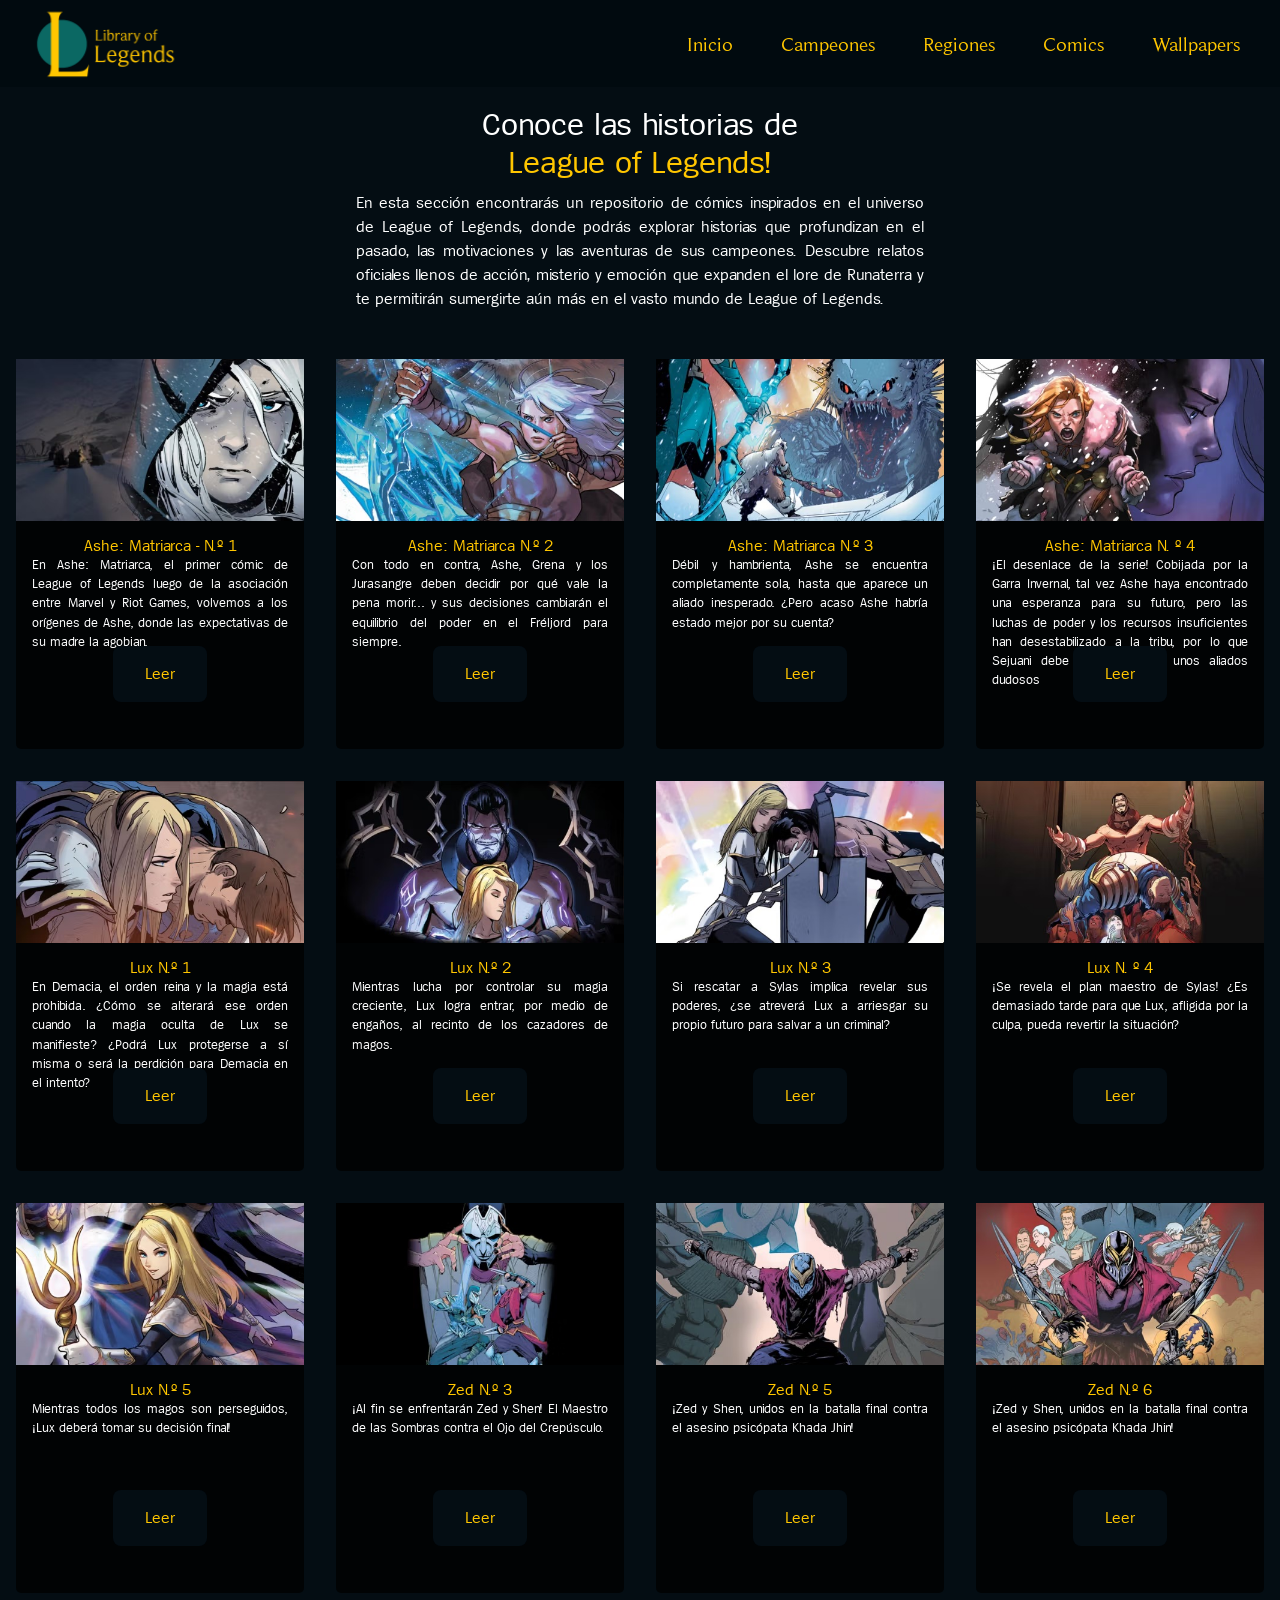
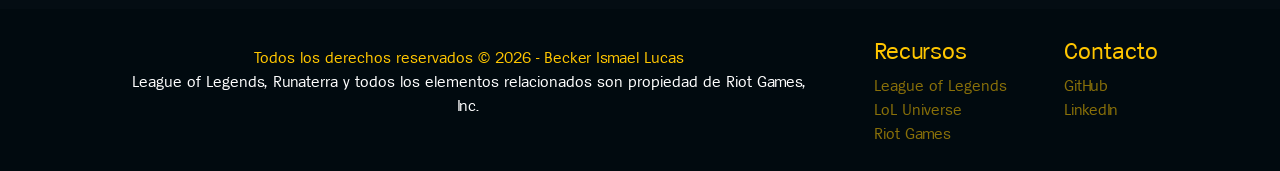
<file: pages/comics.html>
<!DOCTYPE html>
<html lang="es">
<head>
    <meta charset="UTF-8">
    <meta name="viewport" content="width=device-width, initial-scale=1.0">
    <title>Comics | Library of Legends</title>
    <meta name="description" content="Descubre una selección de cómics inspirados en el universo de League of Legends y profundiza en las historias de Runaterra.">
    <meta name="keywords" content="cómics League of Legends, historias LoL, Runaterra, lore, Riot Forge, universo League of Legends">
    <link href="https://unpkg.com/aos@2.3.1/dist/aos.css" rel="stylesheet">
    <link href="https://cdn.jsdelivr.net/npm/bootstrap@5.3.8/dist/css/bootstrap.min.css" rel="stylesheet" integrity="sha384-sRIl4kxILFvY47J16cr9ZwB07vP4J8+LH7qKQnuqkuIAvNWLzeN8tE5YBujZqJLB" crossorigin="anonymous">
    <link rel="stylesheet" href="../assets/css/style.css">
</head>
<body>
    <header>
        <nav>
            <img src="../assets/img/icons/site-logo.png" alt="Logo de Library of Legends" data-aos="flip-left" data-aos-delay="200" class="rotate-center">
            <ul class="navbar-class">
                <li>
                    <a href="../index.html">Inicio</a>
                </li>
                <li>
                    <a href="./champions.html">Campeones</a>
                </li>
                <li>
                    <a href="./regions.html">Regiones</a>
                </li>
                <li>
                    <a href="./comics.html">Comics</a>
                </li>
                <li>
                    <a href="./wallpapers.html">Wallpapers</a>
                </li>
            </ul>
        </nav>        
    </header>

    <main class="show-comics">
        <section class="show-comics-title" data-aos-delay="200" data-aos="flip-up">
            <h1>
                <span>
                    Conoce las historias de 
                </span>
                <span>
                    League of Legends!
                </span>
            </h1>
            <p>
                En esta sección encontrarás un repositorio de cómics inspirados en el universo de League of Legends, donde podrás explorar historias que profundizan en el pasado, las motivaciones y las aventuras de sus campeones. Descubre relatos oficiales llenos de acción, misterio y emoción que expanden el lore de Runaterra y te permitirán sumergirte aún más en el vasto mundo de League of Legends.
            </p>
        </section>
        <section class="show-comics-grid" data-aos-delay="400" data-aos="zoom-in-up">
            <article class="show-comics-card">
                <img src="../assets/img/comics/1.jpg" alt="Portada de Ashe: Matriarca - Número 1">
                <h2>
                    Ashe: Matriarca - N.º 1
                </h2>
                <p>
                    En Ashe: Matriarca, el primer cómic de League of Legends luego de la asociación entre Marvel y Riot Games, volvemos a los orígenes de Ashe, donde las expectativas de su madre la agobian. 
                </p>
                <a href="https://universe.leagueoflegends.com/es_ar/comic/ashewarmother/issue-1" download="Ashe: Matriarca - N.º 1" class="btn-primary">
                    Leer
                </a>                
            </article>

            <article class="show-comics-card">
                <img src="../assets/img/comics/2.jpg" alt="Portada de Ashe: Matriarca - Número 2">
                <h2>
                    Ashe: Matriarca N.º 2
                </h2>
                <p>
                    Con todo en contra, Ashe, Grena y los Jurasangre deben decidir por qué vale la pena morir... y sus decisiones cambiarán el equilibrio del poder en el Fréljord para siempre.
                </p>
                <a href="https://universe.leagueoflegends.com/es_ar/comic/ashewarmother/issue-2" download="Ashe: Matriarca - N.º 1" class="btn-primary">
                    Leer
                </a>                       
            </article>

            <article class="show-comics-card">
                <img src="../assets/img/comics/3.jpg" alt="Portada de Ashe: Matriarca - Número 3">
                <h2>
                    Ashe: Matriarca N.º 3
                </h2>
                <p>
                    Débil y hambrienta, Ashe se encuentra completamente sola, hasta que aparece un aliado inesperado. ¿Pero acaso Ashe habría estado mejor por su cuenta?
                </p>
                <a href="https://universe.leagueoflegends.com/es_ar/comic/ashewarmother/issue-3" download="Ashe: Matriarca - N.º 1" class="btn-primary">
                    Leer
                </a>                       
            </article>

            <article class="show-comics-card">
                <img src="../assets/img/comics/4.jpg" alt="Portada de Ashe: Matriarca - Número 4">
                <h2>
                    Ashe: Matriarca N. º 4
                </h2>
                <p>
                    ¡El desenlace de la serie! Cobijada por la Garra Invernal, tal vez Ashe haya encontrado una esperanza para su futuro, pero las luchas de poder y los recursos insuficientes han desestabilizado a la tribu, por lo que Sejuani debe pedir ayuda a unos aliados dudosos
                </p>
                <a href="https://universe.leagueoflegends.com/es_ar/comic/ashewarmother/issue-4" download="Ashe: Matriarca - N.º 1" class="btn-primary">
                    Leer
                </a>                       
            </article>    

            <article class="show-comics-card">
                <img src="../assets/img/comics/5.jpg" alt="Portada de Lux - Número 1">
                <h2>
                    Lux N.º 1
                </h2>
                <p>
                    En Demacia, el orden reina y la magia está prohibida. ¿Cómo se alterará ese orden cuando la magia oculta de Lux se manifieste? ¿Podrá Lux protegerse a sí misma o será la perdición para Demacia en el intento?
                </p>
                <a href="https://universe.leagueoflegends.com/es_ar/comic/lux/issue-1" download="Ashe: Matriarca - N.º 1" class="btn-primary">
                    Leer
                </a>                       
            </article>

            <article class="show-comics-card">
                <img src="../assets/img/comics/6.jpg" alt="Portada de Lux - Número 2">
                <h2>
                    Lux N.º 2
                </h2>
                <p>
                    Mientras lucha por controlar su magia creciente, Lux logra entrar, por medio de engaños, al recinto de los cazadores de magos.
                </p>
                <a href="https://universe.leagueoflegends.com/es_ar/comic/lux/issue-2" download="Ashe: Matriarca - N.º 1" class="btn-primary">
                    Leer
                </a>                       
            </article>

            <article class="show-comics-card">
                <img src="../assets/img/comics/7.jpg" alt="Portada de Lux - Número 3">
                <h2>
                    Lux N.º 3
                </h2>
                <p>
                    Si rescatar a Sylas implica revelar sus poderes, ¿se atreverá Lux a arriesgar su propio futuro para salvar a un criminal?
                </p>
                <a href="https://universe.leagueoflegends.com/es_ar/comic/lux/issue-3" download="Ashe: Matriarca - N.º 1" class="btn-primary">
                    Leer
                </a>                       
            </article>

            <article class="show-comics-card">
                <img src="../assets/img/comics/8.jpg" alt="Portada de Lux - Número 4">
                <h2>
                    Lux N. º 4
                </h2>
                <p>
                    ¡Se revela el plan maestro de Sylas! ¿Es demasiado tarde para que Lux, afligida por la culpa, pueda revertir la situación?
                </p>
                <a href="https://universe.leagueoflegends.com/es_ar/comic/lux/issue-4" download="Ashe: Matriarca - N.º 1" class="btn-primary">
                    Leer
                </a>                       
            </article>    

            <article class="show-comics-card">
                <img src="../assets/img/comics/9.jpg" alt="Portada de Lux - Número 5">
                <h2>
                    Lux N.º 5
                </h2>
                <p>
                    Mientras todos los magos son perseguidos, ¡Lux deberá tomar su decisión final!
                </p>
                <a href="https://universe.leagueoflegends.com/es_ar/comic/lux/issue-5" download="Ashe: Matriarca - N.º 1" class="btn-primary">
                    Leer
                </a>                       
            </article>

            <article class="show-comics-card">
                <img src="../assets/img/comics/10.jpg" alt="Portada de Zed - Número 3">
                <h2>
                    Zed N.º 3
                </h2>
                <p>
                    ¡Al fin se enfrentarán Zed y Shen! El Maestro de las Sombras contra el Ojo del Crepúsculo.
                </p>
                <a href="https://universe.leagueoflegends.com/es_ar/comic/zed/issue-3" download="Ashe: Matriarca - N.º 1" class="btn-primary">
                    Leer
                </a>                       
            </article>

            <article class="show-comics-card">
                <img src="../assets/img/comics/11.jpg" alt="Portada de Zed - Número 5">
                <h2>
                    Zed N.º 5
                </h2>
                <p>
                    ¡Zed y Shen, unidos en la batalla final contra el asesino psicópata Khada Jhin!
                </p>
                <a href="https://universe.leagueoflegends.com/es_ar/comic/zed/issue-5" download="Ashe: Matriarca - N.º 1" class="btn-primary">
                    Leer
                </a>                       
            </article>

            <article class="show-comics-card">
                <img src="../assets/img/comics/12.jpg" alt="Portada de Zed - Número 6">
                <h2>
                    Zed N.º 6
                </h2>
                <p>
                    ¡Zed y Shen, unidos en la batalla final contra el asesino psicópata Khada Jhin!
                </p>
                <a href="https://universe.leagueoflegends.com/es_ar/comic/zed/issue-6" download="Ashe: Matriarca - N.º 1" class="btn-primary">
                    Leer
                </a>                       
            </article>                                      
        </section>
    </main>
    <footer>
        <div class="footer-container">
            <section class="footer-container-box">
                <p>
                    <span>
                        Todos los derechos reservados © 2026 - Becker Ismael Lucas
                    </span>
                    <span>
                        League of Legends, Runaterra y todos los elementos relacionados son propiedad de Riot Games, Inc.
                    </span>
                </p>
            </section>
            <section class="footer-container-box">
                <h3>Recursos</h3>
                <ul>
                    <li><a href="https://www.leagueoflegends.com/" target="_blank">League of Legends</a></li>
                    <li><a href="https://universe.leagueoflegends.com/" target="_blank">LoL Universe</a></li>
                    <li><a href="https://www.riotgames.com/" target="_blank">Riot Games</a></li>
                </ul>
            </section>
            <section class="footer-container-box">
                <h3>Contacto</h3>
                <ul>
                    <li><a href="https://github.com/IsmaelBecker13" target="_blank">GitHub</a></li>
                    <li><a href="https://www.linkedin.com/in/ismaelbecker/" target="_blank">LinkedIn</a></li>
                </ul>
            </section>
        </div>
    </footer>
    <script src="https://cdn.jsdelivr.net/npm/bootstrap@5.3.8/dist/js/bootstrap.bundle.min.js" integrity="sha384-FKyoEForCGlyvwx9Hj09JcYn3nv7wiPVlz7YYwJrWVcXK/BmnVDxM+D2scQbITxI" crossorigin="anonymous"></script>
    <script src="https://unpkg.com/aos@2.3.1/dist/aos.js"></script>
    <script>
    AOS.init();
    </script>       
</body>
</html>
</file>
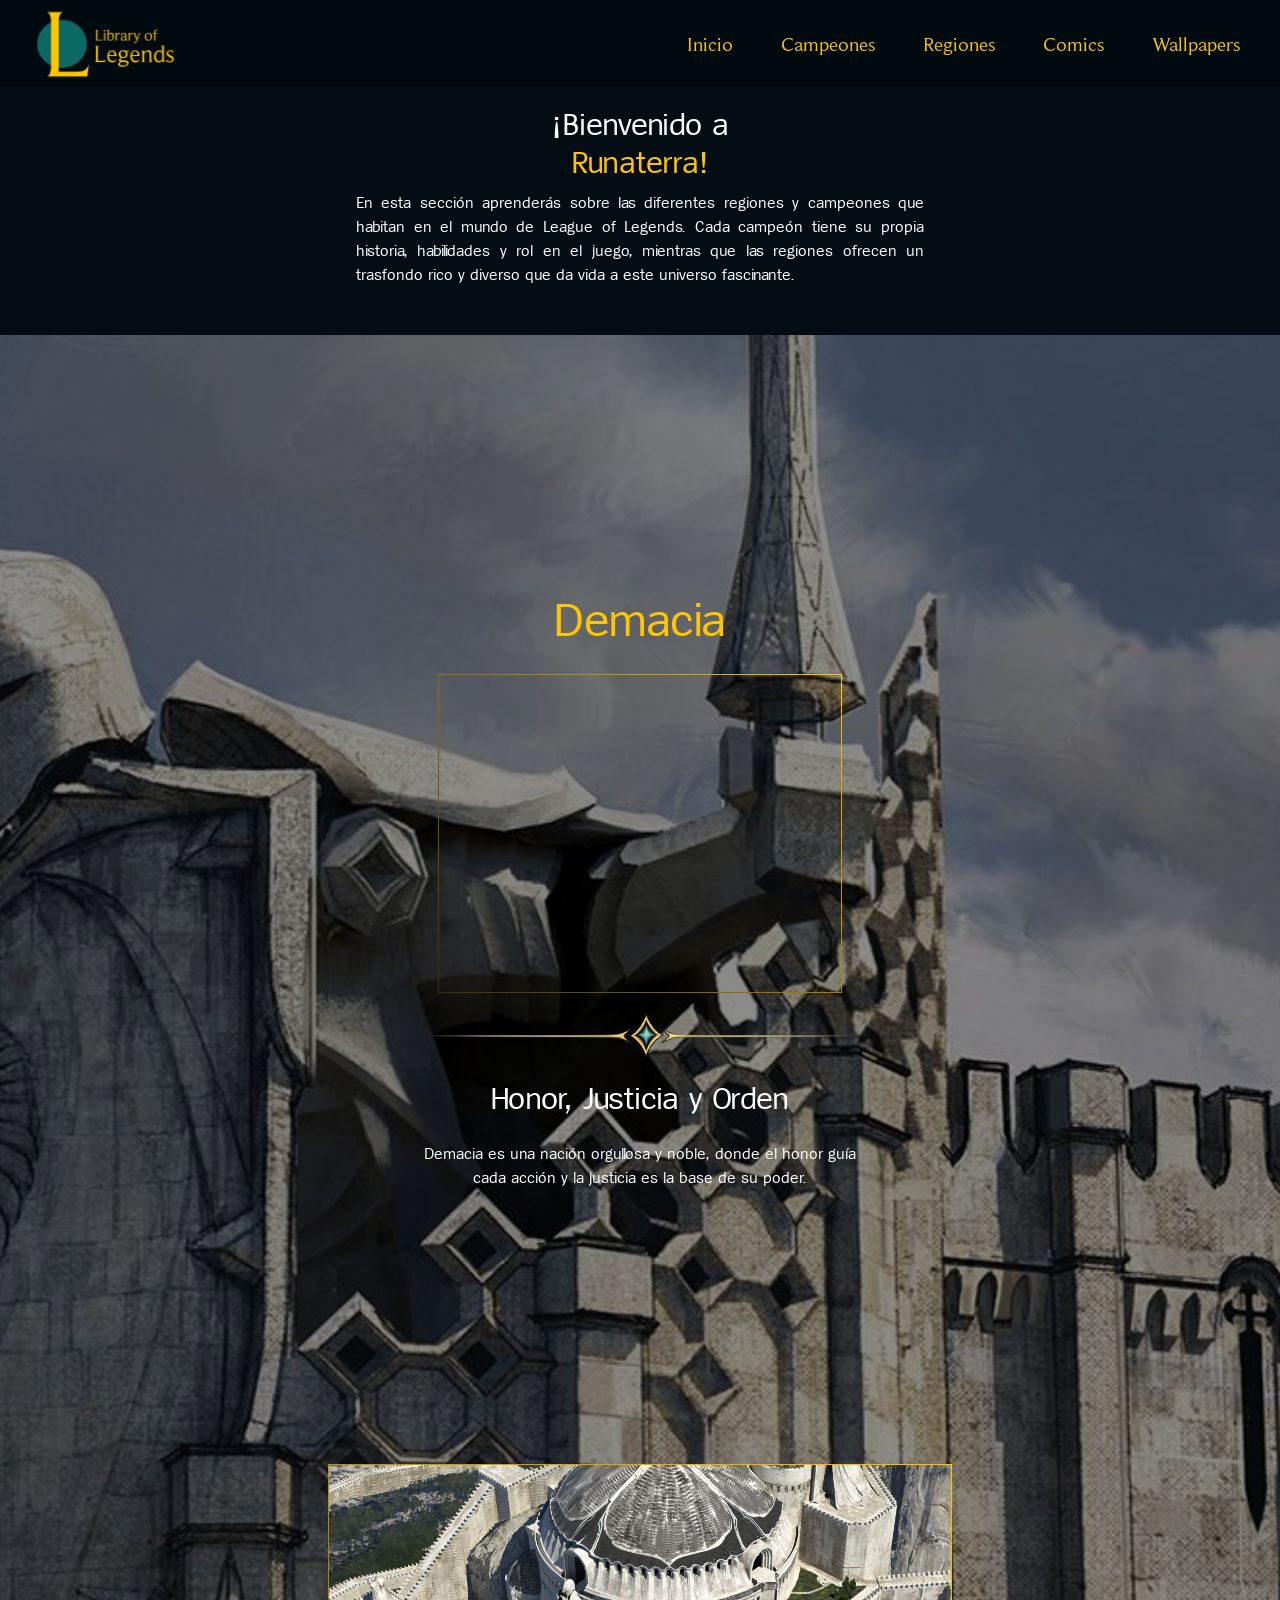
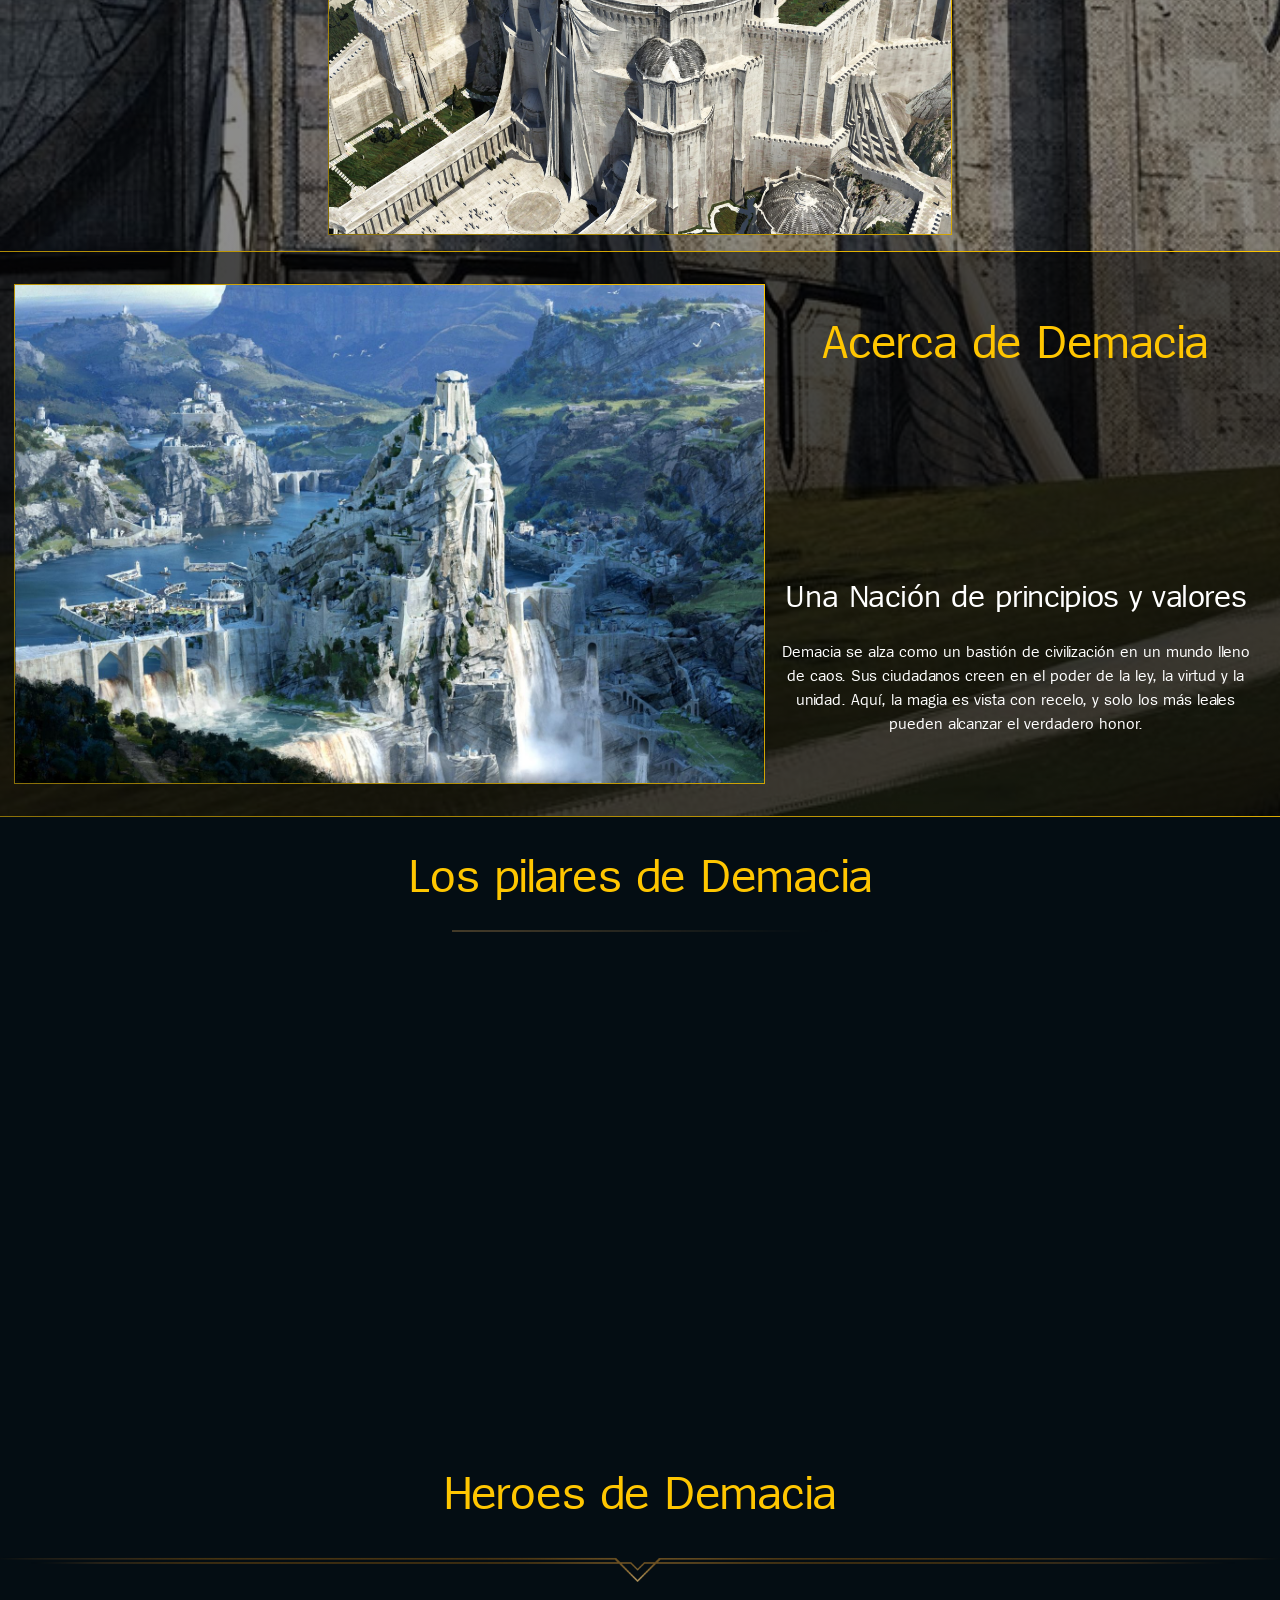
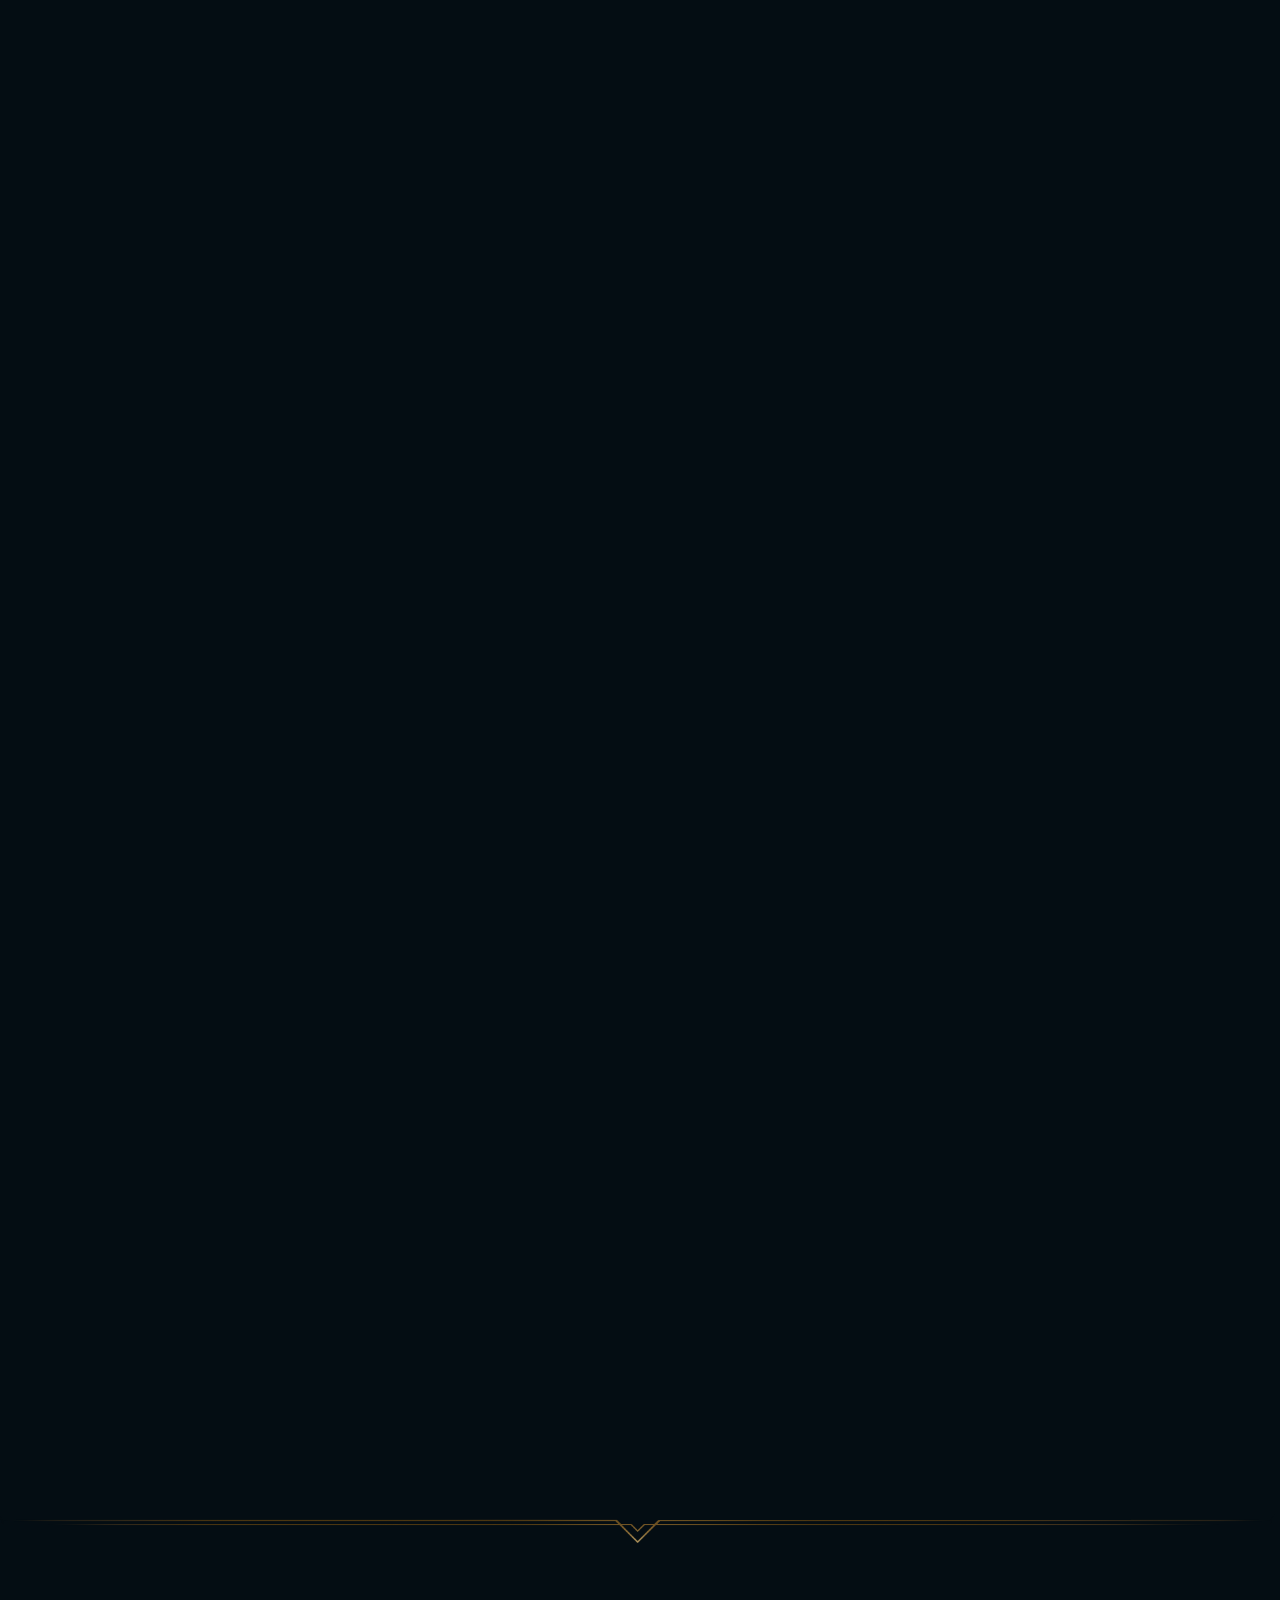
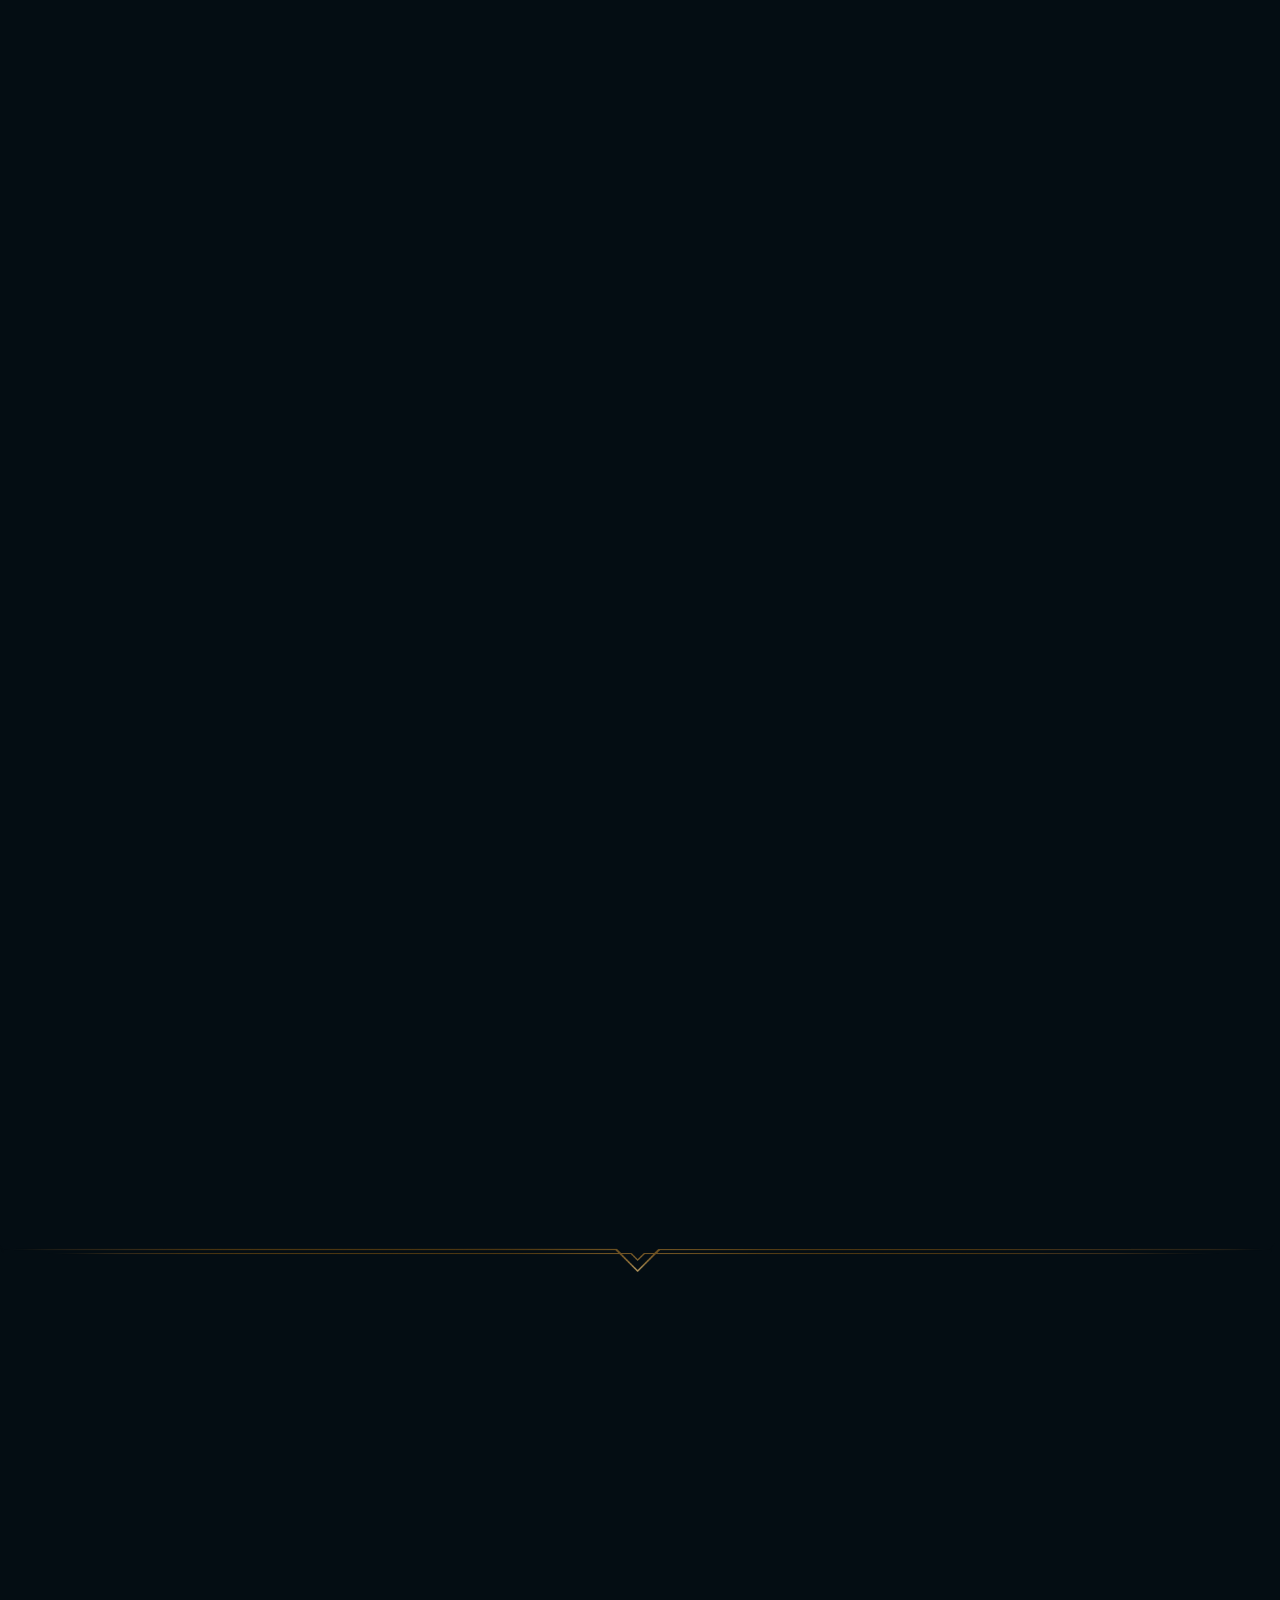
<file: pages/regions.html>
<!doctype html>
<html lang="es">
	<head>
		<meta charset="UTF-8" />
		<meta name="viewport" content="width=device-width, initial-scale=1.0" />
		<title>Regiones | Library of Legends</title>
		<meta name="description" content="Explora las principales regiones de Runaterra y conoce su historia, cultura y los campeones que representan cada territorio.">
		<meta name="keywords" content="Runaterra, Demacia, Noxus, Piltover, Zaun, regiones League of Legends, lore LoL, universo LoL">
		<link href="https://unpkg.com/aos@2.3.1/dist/aos.css" rel="stylesheet" />
		<link href="https://cdn.jsdelivr.net/npm/bootstrap@5.3.8/dist/css/bootstrap.min.css" rel="stylesheet" integrity="sha384-sRIl4kxILFvY47J16cr9ZwB07vP4J8+LH7qKQnuqkuIAvNWLzeN8tE5YBujZqJLB" crossorigin="anonymous" />
		<link rel="stylesheet" href="../assets/css/style.css" />
	</head>
	<body>
		<header>
			<nav>
				<img src="../assets/img/icons/site-logo.png" alt="Logo de Library of Legends" data-aos="flip-left" data-aos-delay="200" class="rotate-center" />
				<ul class="navbar-class">
					<li>
						<a href="../index.html">Inicio</a>
					</li>
					<li>
						<a href="./champions.html">Campeones</a>
					</li>
					<li>
						<a href="./regions.html">Regiones</a>
					</li>
					<li>
						<a href="./comics.html">Comics</a>
					</li>
					<li>
						<a href="./wallpapers.html">Wallpapers</a>
					</li>
				</ul>
			</nav>
		</header>

		<main class="show-regions">
			<section class="show-regions-title" data-aos-delay="200" data-aos="flip-up">
				<h1>
					<span> ¡Bienvenido a </span>
					<span> Runaterra! </span>
				</h1>
				<p>En esta sección aprenderás sobre las diferentes regiones y campeones que habitan en el mundo de League of Legends. Cada campeón tiene su propia historia, habilidades y rol en el juego, mientras que las regiones ofrecen un trasfondo rico y diverso que da vida a este universo fascinante.</p>
			</section>
			<section class="show-regions-demacia" data-aos-delay="400" data-aos="zoom-in-up">
				<div class="show-regions-top-demacia">
					<div class="show-regions-demacia-row1">
						<div class="show-regions-demacia-intro">
							<h1>Demacia</h1>
							<div class="show-regions-demacia-intro-video" data-aos="flip-up">
								<iframe width="400" height="315" src="https://www.youtube.com/embed/HcPzGysZ1E4?si=AbiO7CTq9cO9edCH" title="YouTube video player" frameborder="0" allow="accelerometer; autoplay; clipboard-write; encrypted-media; gyroscope; picture-in-picture; web-share" referrerpolicy="strict-origin-when-cross-origin" allowfullscreen></iframe>
							</div>
							<img src="../assets/img/items/item1.png" alt="Separador horizontal" />
							<h2>Honor, Justicia y Orden</h2>
							<p>Demacia es una nación orgullosa y noble, donde el honor guía cada acción y la justicia es la base de su poder.</p>
						</div>
						<div class="show-regions-demacia-intro-img">
							<img src="../assets/img/backgrounds/background5.png" alt="Castillo de Demacia" />
						</div>
					</div>
					<div class="show-regions-demacia-row2">
						<div class="show-regions-demacia-about-img">
							<img src="../assets/img/backgrounds/background6.png" alt="Montañas de Demacia" />
						</div>
						<div class="show-regions-demacia-about">
							<h1>Acerca de Demacia</h1>
							<img data-aos-delay="200" data-aos="flip-right" src="../assets/img/icons/demacia.png" alt="Icono de Demacia" />
							<h2>Una Nación de principios y valores</h2>
							<p>Demacia se alza como un bastión de civilización en un mundo lleno de caos. Sus ciudadanos creen en el poder de la ley, la virtud y la unidad. Aquí, la magia es vista con recelo, y solo los más leales pueden alcanzar el verdadero honor.</p>
						</div>
					</div>
				</div>
				<div class="show-regions-down">
					<div class="show-regions-demacia-row3">
						<div>
							<h1>Los pilares de Demacia</h1>
						</div>
						<img src="../assets/img/items/item3.png" alt="Separador horizontal" />
						<div class="show-regions-demacia-pillars">
							<div class="show-regions-demacia-pillars-card" data-aos="flip-down" data-aos-delay="200">
								<img src="../assets/img/icons/honor.png" alt="Icono de Honor" />
								<div class="show-regions-demacia-pillars-description">
									<h1>Honor</h1>
									<p>El honor es la base de todo lo que hacemos. Actuamos con integridad y defendemos lo que es correcto.</p>
								</div>
							</div>
							<div class="show-regions-demacia-pillars-card" data-aos="flip-down" data-aos-delay="400">
								<img src="../assets/img/icons/justice.png" alt="Icono de Justicia" />
								<div class="show-regions-demacia-pillars-description">
									<h1>Justicia</h1>
									<p>La ley es nuestra guía. Buscamos la justicia en cada decisión, y protegemos a los inocentes.</p>
								</div>
							</div>
							<div class="show-regions-demacia-pillars-card" data-aos="flip-down" data-aos-delay="600">
								<img src="../assets/img/icons/courage.png" alt="Icono de Valor" />
								<div class="show-regions-demacia-pillars-description">
									<h1>Valor</h1>
									<p>Enfrenteamos cualquier desafío con coraje. Demacia jamás se rinde ante la adversidad.</p>
								</div>
							</div>
						</div>
					</div>
					<div class="show-regions-demacia-row4">
						<span>
							<h1>Heroes de Demacia</h1>
						</span>
						<img src="../assets/img/items/item2.png" alt="Separador horizontal" />
						<div class="show-champs show-regions-demacia-champs">
							<div class="show-champs-row">
								<article data-aos="zoom-in-up" data-aos-delay="200">
									<div class="card show-card-box">
										<div class="card-inner" style="animation-delay: 1.2s;">
										<div class="backcard">
											<img alt="Revés de la carta con el ícono de Library of Legends" src="../assets/img/icons/site-logo.png"/>
										</div>
										<div class="frontcard">
											<div class="show-champs-image">
											<img alt="Lux" src="../assets/img/champions/Lux.jpg"/>
											</div>
											<div class="show-champs-description">
											<p>
												<strong>
												Lux:
												</strong>
												Luxanna Guardia de la Corona proviene de Demacia, un reino aislado en el que la gente observa con terror y sospecha a las habilidades mágicas. Con el talento de manipular la luz a su voluntad, Lux creció temiendo que la descubrieran y exiliaran, lo que...
											</p>
											<p>
												Rol: Mago | Dificultad: Media
											</p>
											<div class="show-champs-graphs">
												<div>
												<img alt="Mago" src="../assets/img/icons/mage.png"/>
												</div>
												<div>
												<img alt="Media" src="../assets/img/icons/medium.png"/>
												</div>
											</div>
											</div>
										</div>
										</div>
									</div>
								</article>
								<article data-aos="zoom-in-up" data-aos-delay="400">
									<div class="card show-card-box">
										<div class="card-inner" style="animation-delay: 1.4s;">
										<div class="backcard">
											<img alt="Revés de la carta con el ícono de Library of Legends" src="../assets/img/icons/site-logo.png"/>
										</div>
										<div class="frontcard">
											<div class="show-champs-image">
											<img alt="Garen" src="../assets/img/champions/Garen.jpg"/>
											</div>
											<div class="show-champs-description">
											<p>
												<strong>
												Garen:
												</strong>
												Como un orgulloso y noble guerrero, Garen forma parte de la Vanguardia Valerosa. Es popular entre sus compañeros y bastante respetado por sus enemigos. Es descendiente de la prestigiosa familia Guardia de la Corona y se le confió la tarea de defender a...
											</p>
											<p>
												Rol: Luchador | Dificultad: Media
											</p>
											<div class="show-champs-graphs">
												<div>
												<img alt="Luchador" src="../assets/img/icons/fighter.png"/>
												</div>
												<div>
												<img alt="Media" src="../assets/img/icons/medium.png"/>
												</div>
											</div>
											</div>
										</div>
										</div>
									</div>
								</article>
								<article data-aos="zoom-in-up" data-aos-delay="600">
									<div class="card show-card-box">
										<div class="card-inner" style="animation-delay: 1.6s;">
										<div class="backcard">
											<img alt="Revés de la carta con el ícono de Library of Legends" src="../assets/img/icons/site-logo.png"/>
										</div>
										<div class="frontcard">
											<div class="show-champs-image">
											<img alt="Jarvan IV" src="../assets/img/champions/Jarvan IV.jpg"/>
											</div>
											<div class="show-champs-description">
											<p>
												<strong>
												Jarvan IV:
												</strong>
												El príncipe Jarvan, vástago de la dinastía Escudo de Luz, es heredero del trono de Demacia. Criado para ser un modelo de las virtudes más grandes de su nación, se ve forzado a balancear las grandes expectativas que se tienen de él y su propio deseo de...
											</p>
											<p>
												Rol: Luchador | Dificultad: Media
											</p>
											<div class="show-champs-graphs">
												<div>
												<img alt="Luchador" src="../assets/img/icons/fighter.png"/>
												</div>
												<div>
												<img alt="Media" src="../assets/img/icons/medium.png"/>
												</div>
											</div>
											</div>
										</div>
										</div>
									</div>
								</article>
								<article data-aos="zoom-in-up" data-aos-delay="800">
									<div class="card show-card-box">
										<div class="card-inner" style="animation-delay: 1.8s;">
										<div class="backcard">
											<img alt="Revés de la carta con el ícono de Library of Legends" src="../assets/img/icons/site-logo.png"/>
										</div>
										<div class="frontcard">
											<div class="show-champs-image">
											<img alt="Galio" src="../assets/img/champions/Galio.jpg"/>
											</div>
											<div class="show-champs-description">
											<p>
												<strong>
												Galio:
												</strong>
												En las afueras de la resplandeciente ciudad de Demacia, el coloso de piedra Galio se mantiene en guardia constante. Construido como un baluarte contra los magos enemigos, se mantiene inmóvil durante décadas hasta que la presencia de magia poderosa lo...
											</p>
											<p>
												Rol: Tanque | Dificultad: Media
											</p>
											<div class="show-champs-graphs">
												<div>
												<img alt="Tanque" src="../assets/img/icons/tank.png"/>
												</div>
												<div>
												<img alt="Media" src="../assets/img/icons/medium.png"/>
												</div>
											</div>
											</div>
										</div>
										</div>
									</div>
								</article>
								<article data-aos="zoom-in-up" data-aos-delay="1000">
									<div class="card show-card-box">
										<div class="card-inner" style="animation-delay: 2s;">
										<div class="backcard">
											<img alt="Revés de la carta con el ícono de Library of Legends" src="../assets/img/icons/site-logo.png"/>
										</div>
										<div class="frontcard">
											<div class="show-champs-image">
											<img alt="Kayle" src="../assets/img/champions/Kayle.jpg"/>
											</div>
											<div class="show-champs-description">
											<p>
												<strong>
												Kayle:
												</strong>
												Nacida de un Aspecto targoniano durante el punto culminante de las Guerras Rúnicas, Kayle honra el legado de su madre al pelear por la justicia con sus alas de fuego divino. Ella y su hermana gemela, Morgana, fueron las protectoras de Demacia durante...
											</p>
											<p>
												Rol: Mago | Dificultad: Media
											</p>
											<div class="show-champs-graphs">
												<div>
												<img alt="Mago" src="../assets/img/icons/mage.png"/>
												</div>
												<div>
												<img alt="Media" src="../assets/img/icons/medium.png"/>
												</div>
											</div>
											</div>
										</div>
										</div>
									</div>
								</article>
							</div>
						</div>
					</div>
				</div>
			</section>
			<div class="centered-separator">
				<img src="../assets/img/items/item2.png" alt="Separador Horizontal" />
			</div>
			<section class="show-regions-demacia" data-aos-delay="600" data-aos="zoom-in-up">
				<div class="show-regions-top-waterloo">
					<div class="show-regions-demacia-row1">
						<div class="show-regions-demacia-intro">
							<h1>Aguasturbias</h1>
							<div class="show-regions-demacia-intro-video">
								<iframe width="400" height="315" src="https://www.youtube.com/embed/jQQ3H_IZDhQ?si=juPxqNdqCS2lSi8N" title="YouTube video player" frameborder="0" allow="accelerometer; autoplay; clipboard-write; encrypted-media; gyroscope; picture-in-picture; web-share" referrerpolicy="strict-origin-when-cross-origin" allowfullscreen></iframe>
							</div>
							<img src="../assets/img/items/item1.png" alt="Separador horizontal" />
							<h2>Libertad, Ambición y Supervicencia</h2>
							<p>Aguasturbias es una ciudad portuaria donde la fortuna favorece a los audaces. Piratas, mercenarios y cazadores de monstruos conviven en un lugar donde solo los más astutos logran prosperar.</p>
						</div>
						<div class="show-regions-demacia-intro-img">
							<img src="../assets/img/backgrounds/background8.png" alt="Mares de Aguasturbias" />
						</div>
					</div>
					<div class="show-regions-demacia-row2">
						<div class="show-regions-demacia-about-img">
							<img src="../assets/img/backgrounds/background9.png" alt="Puerto de Aguasturbias" />
						</div>
						<div class="show-regions-demacia-about">
							<h1>Acerca de Aguasturbias</h1>
							<img data-aos-delay="200" data-aos="flip-right" src="../assets/img//icons/waterloo.png" alt="Icono de Aguasturbias" />
							<h2>Una ciudad donde reina la oportunidad</h2>
							<p>Construida sobre antiguos muelles y rodeada por mares traicioneros, Aguas Turbias atrae a aventureros de todo el mundo. La riqueza puede encontrarse en un barco hundido o en la cabeza de un monstruo marino, pero la traición es tan común como las mareas y cada día es una lucha por sobrevivir.</p>
						</div>
					</div>
				</div>
				<div class="show-regions-down">
					<div class="show-regions-demacia-row3">
						<span> <h1>Los pilares de Aguasturbias</h1> </span>
						<img src="../assets/img/items/item3.png" alt="Separador horizontal" />
						<span class="show-regions-demacia-pillars">
							<div class="show-regions-demacia-pillars-card" data-aos="flip-down" data-aos-delay="200">
								<img src="../assets/img/icons/freedom.png" alt="Icono de Libertad" />
								<div class="show-regions-demacia-pillars-description">
									<h1>Libertad</h1>
									<p>Cada persona forja su propio destino. En Aguas Turbias no existen reyes ni leyes absolutas, solo la fuerza de la voluntad.</p>
								</div>
							</div>
							<div class="show-regions-demacia-pillars-card" data-aos="flip-down" data-aos-delay="400">
								<img src="../assets/img/icons/ambition.png" alt="Icono de Ambición" />
								<div class="show-regions-demacia-pillars-description">
									<h1>Ambición</h1>
									<p>La búsqueda de tesoros, poder y gloria impulsa a piratas y mercenarios a desafiar cualquier peligro.</p>
								</div>
							</div>
							<div class="show-regions-demacia-pillars-card" data-aos="flip-down" data-aos-delay="600">
								<img src="../assets/img/icons/survivor.png" alt="Icono de Supervivencia" />
								<div class="show-regions-demacia-pillars-description">
									<h1>Supervivencia</h1>
									<p>Solo quienes son lo suficientemente astutos y despiadados logran sobrevivir entre los peligros del mar y las constantes traiciones.</p>
								</div>
							</div>
						</span>
					</div>
					<div class="show-regions-demacia-row4">
						<span> 
                            <h1>Heroes de Aguasturbias</h1> 
                        </span>
						<img src="../assets/img/items/item2.png" alt="Separador Horizontal" />
						<div class="show-champs show-regions-demacia-champs">
							<div class="show-champs-row">
								<article data-aos="zoom-in-up" data-aos-delay="1000">
									<div class="card show-card-box">
										<div class="card-inner" style="animation-delay: 2s;">
										<div class="backcard">
											<img alt="Revés de la carta con el ícono de Library of Legends" src="../assets/img/icons/site-logo.png"/>
										</div>
										<div class="frontcard">
											<div class="show-champs-image">
											<img alt="Fizz" src="../assets/img/champions/Fizz.jpg"/>
											</div>
											<div class="show-champs-description">
											<p>
												<strong>
												Fizz:
												</strong>
												Fizz es un yordle anfibio que habita en los arrecifes alrededor de Aguasturbias. A menudo recupera y regresa las monedas lanzadas al mar por capitanes supersticiosos, pero hasta los más escépticos marinos saben que no deben contrariarlo; hay muchas...
											</p>
											<p>
												Rol: Asesino | Dificultad: Media
											</p>
											<div class="show-champs-graphs">
												<div>
												<img alt="Asesino" src="../assets/img/icons/assasin.png"/>
												</div>
												<div>
												<img alt="Media" src="../assets/img/icons/medium.png"/>
												</div>
											</div>
											</div>
										</div>
										</div>
									</div>
								</article>
								<article data-aos="zoom-in-up" data-aos-delay="800">
									<div class="card show-card-box">
										<div class="card-inner" style="animation-delay: 1.8s;">
										<div class="backcard">
											<img alt="Revés de la carta con el ícono de Library of Legends" src="../assets/img/icons/site-logo.png"/>
										</div>
										<div class="frontcard">
											<div class="show-champs-image">
											<img alt="Gangplank" src="../assets/img/champions/Gangplank.jpg"/>
											</div>
											<div class="show-champs-description">
											<p>
												<strong>
												Gangplank:
												</strong>
												Tan impredecible como brutal, el saqueador y rey destronado Gangplank es temido por todo el mundo. Alguna vez gobernó la ciudad portuaria de Aguasturbias y aunque su reino terminó, hay quienes creen que esto solo lo hizo más peligroso. Gangplank...
											</p>
											<p>
												Rol: Luchador | Dificultad: Difícil
											</p>
											<div class="show-champs-graphs">
												<div>
												<img alt="Luchador" src="../assets/img/icons/fighter.png"/>
												</div>
												<div>
												<img alt="Difícil" src="../assets/img/icons/hard.png"/>
												</div>
											</div>
											</div>
										</div>
										</div>
									</div>
								</article>
								<article data-aos="zoom-in-up" data-aos-delay="600">
									<div class="card show-card-box">
										<div class="card-inner" style="animation-delay: 1.6s;">
										<div class="backcard">
											<img alt="Revés de la carta con el ícono de Library of Legends" src="../assets/img/icons/site-logo.png"/>
										</div>
										<div class="frontcard">
											<div class="show-champs-image">
											<img alt="Graves" src="../assets/img/champions/Graves.jpg"/>
											</div>
											<div class="show-champs-description">
											<p>
												<strong>
												Graves:
												</strong>
												Malcolm Graves es un reconocido mercenario, apostador y ladrón: un hombre al que se le busca en cada ciudad e imperio que ha visitado. Aunque tiene un temperamento explosivo, posee un estricto sentido de honor criminal que hace valer con el poder de su...
											</p>
											<p>
												Rol: Tirador | Dificultad: Fácil
											</p>
											<div class="show-champs-graphs">
												<div>
												<img alt="Tirador" src="../assets/img/icons/marksman.png"/>
												</div>
												<div>
												<img alt="Fácil" src="../assets/img/icons/easy.png"/>
												</div>
											</div>
											</div>
										</div>
										</div>
									</div>
								</article>
								<article data-aos="zoom-in-up" data-aos-delay="400">
									<div class="card show-card-box">
										<div class="card-inner" style="animation-delay: 1.4s;">
										<div class="backcard">
											<img alt="Revés de la carta con el ícono de Library of Legends" src="../assets/img/icons/site-logo.png"/>
										</div>
										<div class="frontcard">
											<div class="show-champs-image">
											<img alt="Miss Fortune" src="../assets/img/champions/Miss Fortune.jpg"/>
											</div>
											<div class="show-champs-description">
											<p>
												<strong>
												Miss Fortune:
												</strong>
												Sarah Fortune, capitana de Aguasturbias famosa por su apariencia, pero temida por su brutalidad, es una figura severa entre los criminales más duros de la ciudad portuaria. Cuando era niña fue testigo de cómo el rey Gangplank asesinó a su familia, un...
											</p>
											<p>
												Rol: Tirador | Dificultad: Fácil
											</p>
											<div class="show-champs-graphs">
												<div>
												<img alt="Tirador" src="../assets/img/icons/marksman.png"/>
												</div>
												<div>
												<img alt="Fácil" src="../assets/img/icons/easy.png"/>
												</div>
											</div>
											</div>
										</div>
										</div>
									</div>
								</article>
								<article data-aos="zoom-in-up" data-aos-delay="200">
									<div class="card show-card-box">
										<div class="card-inner" style="animation-delay: 1.2s;">
										<div class="backcard">
											<img alt="Revés de la carta con el ícono de Library of Legends" src="../assets/img/icons/site-logo.png"/>
										</div>
										<div class="frontcard">
											<div class="show-champs-image">
											<img alt="Illaoi" src="../assets/img/champions/Illaoi.jpg"/>
											</div>
											<div class="show-champs-description">
											<p>
												<strong>
												Illaoi:
												</strong>
												El poderoso físico de Illaoi solo se ve disminuido por su indomable fe. Como profeta del Gran Kraken, ella usa un enorme ídolo dorado para arrebatarles el espíritu a sus enemigos y destrozar su percepción de la realidad. Todo aquel que desafíe a la...
											</p>
											<p>
												Rol: Luchador | Dificultad: Media
											</p>
											<div class="show-champs-graphs">
												<div>
												<img alt="Luchador" src="../assets/img/icons/fighter.png"/>
												</div>
												<div>
												<img alt="Media" src="../assets/img/icons/medium.png"/>
												</div>
											</div>
											</div>
										</div>
										</div>
									</div>
								</article>
							</div>
						</div>
					</div>
				</div>
			</section>
			<div class="centered-separator">
				<img src="../assets/img/items/item2.png" alt="Separador Horizontal" />
			</div>
			<section class="show-regions-demacia" data-aos-delay="600" data-aos="zoom-in-up">
				<div class="show-regions-top-bandle">
					<div class="show-regions-demacia-row1">
						<div class="show-regions-demacia-intro">
							<h1>Ciudad de Bandle</h1>
							<div class="show-regions-demacia-intro-video" data-aos="flip-up">
								<iframe width="400" height="315" src="https://www.youtube.com/embed/Pkz3ZhHvlPY?si=6Al5U3aP8JoC0jGx" title="YouTube video player" frameborder="0" allow="accelerometer; autoplay; clipboard-write; encrypted-media; gyroscope; picture-in-picture; web-share" referrerpolicy="strict-origin-when-cross-origin" allowfullscreen></iframe>
							</div>
							<img src="../assets/img/items/item1.png" alt="Separador horizontal" />
							<h2>Magia, Imaginación y Aventuras</h2>
							<p>La Ciudad de Bandle es un reino oculto donde la magia impregna cada rincón. Hogar de los yordles, este lugar rebosa creatividad, curiosidad y una alegría capaz de desafiar las leyes del mundo.</p>
						</div>
						<div class="show-regions-demacia-intro-img">
							<img src="../assets/img/backgrounds/background11.png" alt="Bosque encantado de la Ciudad de Bandle" />
						</div>
					</div>
					<div class="show-regions-demacia-row2">
						<div class="show-regions-demacia-about-img">
							<img src="../assets/img/backgrounds/background10.png" alt="Desierto de la Ciudad de Bandle" />
						</div>
						<div class="show-regions-demacia-about">
							<h1>Acerca de la Ciudad de Bandle</h1>
							<img data-aos-delay="200" data-aos="flip-right" src="../assets/img/icons/bandle.png" alt="Icono de la Ciudad de Bandle" />
							<h2>Un mundo escondido más allá de los portales</h2>
							<p>Separada del resto de Runaterra por antiguos portales mágicos, la Ciudad de Bandle es un lugar donde el tiempo y el espacio parecen comportarse de manera diferente. Sus habitantes viven rodeados de bosques encantados, criaturas fantásticas y una energía mágica que alimenta tanto sus inventos como sus travesuras.</p>
						</div>
					</div>
				</div>
				<div class="show-regions-down">
					<div class="show-regions-demacia-row3">
						<span>
							<h1>Los pilares de la Ciudad de Bandle</h1>
						</span>
						<img src="../assets/img/items/item3.png" alt="Separador horizontal" />
						<span class="show-regions-demacia-pillars">
							<div class="show-regions-demacia-pillars-card" data-aos="flip-down" data-aos-delay="200">
								<img src="../assets/img/icons/imagine.png" alt="Icono de Imaginación" />
								<div class="show-regions-demacia-pillars-description">
									<h1>Imaginación</h1>
									<p>La creatividad no tiene límites. Los yordles transforman cualquier idea en inventos, hechizos o sorprendentes aventuras.</p>
								</div>
							</div>
							<div class="show-regions-demacia-pillars-card" data-aos="flip-down" data-aos-delay="400">
								<img src="../assets/img/icons/curiosity.png" alt="Icono de Curiosidad" />
								<div class="show-regions-demacia-pillars-description">
									<h1>Curiosidad</h1>
									<p>Explorar lo desconocido forma parte de su naturaleza. Cada portal es una invitación a descubrir nuevos mundos y experiencias.</p>
								</div>
							</div>
							<div class="show-regions-demacia-pillars-card" data-aos="flip-down" data-aos-delay="600">
								<img src="../assets/img/icons/spell.png" alt="Icono de Magia" />
								<div class="show-regions-demacia-pillars-description">
									<h1>Magia</h1>
									<p>La magia es la esencia de Bandle. Está presente en la naturaleza, en sus habitantes y en cada rincón de esta ciudad encantada.</p>
								</div>
							</div>
						</span>
					</div>
					<div class="show-regions-demacia-row4">
						<span>
							<h1>Heroes de Bandle</h1>
						</span>
						<img src="../assets/img/items/item2.png" alt="Separador Horizontal" />
						<div class="show-champs show-regions-demacia-champs">
							<div class="show-champs-row">
								<article data-aos="zoom-in-up" data-aos-delay="200">
									<div class="card show-card-box">
										<div class="card-inner" style="animation-delay: 1.2s;">
										<div class="backcard">
											<img alt="Revés de la carta con el ícono de Library of Legends" src="../assets/img/icons/site-logo.png"/>
										</div>
										<div class="frontcard">
											<div class="show-champs-image">
											<img alt="Corki" src="../assets/img/champions/Corki.jpg"/>
											</div>
											<div class="show-champs-description">
											<p>
												<strong>
												Corki:
												</strong>
												Corki, el piloto yordle, adora dos cosas sobre todo lo demás: volar y su glamoroso bigote... aunque no siempre en ese orden. Luego de dejar la Ciudad de Bandle, se estableció en Piltóver y se enamoró de las máquinas maravillosas que encontró ahí. Se...
											</p>
											<p>
												Rol: Tirador | Dificultad: Media
											</p>
											<div class="show-champs-graphs">
												<div>
												<img alt="Tirador" src="../assets/img/icons/marksman.png"/>
												</div>
												<div>
												<img alt="Media" src="../assets/img/icons/medium.png"/>
												</div>
											</div>
											</div>
										</div>
										</div>
									</div>
								</article>
								<article data-aos="zoom-in-up" data-aos-delay="400">
									<div class="card show-card-box">
										<div class="card-inner" style="animation-delay: 1.4s;">
										<div class="backcard">
											<img alt="Revés de la carta con el ícono de Library of Legends" src="../assets/img/icons/site-logo.png"/>
										</div>
										<div class="frontcard">
											<div class="show-champs-image">
											<img alt="Lulu" src="../assets/img/champions/Lulu.jpg"/>
											</div>
											<div class="show-champs-description">
											<p>
												<strong>
												Lulu:
												</strong>
												La maga yordle, Lulu, es conocida por conjurar ilusiones oníricas y extravagantes criaturas mientras vaga por Runaterra con su hada compañera, Pix. Lulu puede darle forma a la realidad a su antojo, deformando el tejido del mundo, y lo que ve como los...
											</p>
											<p>
												Rol: Soporte | Dificultad: Media
											</p>
											<div class="show-champs-graphs">
												<div>
												<img alt="Soporte" src="../assets/img/icons/support.png"/>
												</div>
												<div>
												<img alt="Media" src="../assets/img/icons/medium.png"/>
												</div>
											</div>
											</div>
										</div>
										</div>
									</div>
								</article>
								<article data-aos="zoom-in-up" data-aos-delay="600">
									<div class="card show-card-box">
										<div class="card-inner" style="animation-delay: 1.6s;">
										<div class="backcard">
											<img alt="Revés de la carta con el ícono de Library of Legends" src="../assets/img/icons/site-logo.png"/>
										</div>
										<div class="frontcard">
											<div class="show-champs-image">
											<img alt="Rumble" src="../assets/img/champions/Rumble.jpg"/>
											</div>
											<div class="show-champs-description">
											<p>
												<strong>
												Rumble:
												</strong>
												Rumble es un joven inventor con un peculiar temperamento. Con nada más que sus dos manos y un montón de chatarra, el yordle construyó un colosal traje mecánico equipado con un arsenal de arpones electrificados y cohetes incendiarios. Aunque otros se...
											</p>
											<p>
												Rol: Luchador | Dificultad: Difícil
											</p>
											<div class="show-champs-graphs">
												<div>
												<img alt="Luchador" src="../assets/img/icons/fighter.png"/>
												</div>
												<div>
												<img alt="Difícil" src="../assets/img/icons/hard.png"/>
												</div>
											</div>
											</div>
										</div>
										</div>
									</div>
								</article>
								<article data-aos="zoom-in-up" data-aos-delay="800">
									<div class="card show-card-box">
										<div class="card-inner" style="animation-delay: 1.8s;">
										<div class="backcard">
											<img alt="Revés de la carta con el ícono de Library of Legends" src="../assets/img/icons/site-logo.png"/>
										</div>
										<div class="frontcard">
											<div class="show-champs-image">
											<img alt="Teemo" src="../assets/img/champions/Teemo.jpg"/>
											</div>
											<div class="show-champs-description">
											<p>
												<strong>
												Teemo:
												</strong>
												Teemo no se inmuta ante los obstáculos más peligrosos y amenazadores mientras explora el mundo con un entusiasmo infinito y un espíritu lleno de alegría. Es un yordle con una moralidad inquebrantable que se enorgullece de seguir el código de los...
											</p>
											<p>
												Rol: Tirador | Dificultad: Media
											</p>
											<div class="show-champs-graphs">
												<div>
												<img alt="Tirador" src="../assets/img/icons/marksman.png"/>
												</div>
												<div>
												<img alt="Media" src="../assets/img/icons/medium.png"/>
												</div>
											</div>
											</div>
										</div>
										</div>
									</div>
								</article>
								<article data-aos="zoom-in-up" data-aos-delay="1000">
									<div class="card show-card-box">
										<div class="card-inner" style="animation-delay: 2s;">
										<div class="backcard">
											<img alt="Revés de la carta con el ícono de Library of Legends" src="../assets/img/icons/site-logo.png"/>
										</div>
										<div class="frontcard">
											<div class="show-champs-image">
											<img alt="Tristana" src="../assets/img/champions/Tristana.jpg"/>
											</div>
											<div class="show-champs-description">
											<p>
												<strong>
												Tristana:
												</strong>
												Mientras que otros yordles usan su energía para hacer descubrimientos, inventos o simplemente travesuras, Tristana siempre estuvo inspirada por las aventuras de los grandes guerreros. Ella había escuchado mucho de Runaterra, sus facciones y sus guerras...
											</p>
											<p>
												Rol: Tirador | Dificultad: Media
											</p>
											<div class="show-champs-graphs">
												<div>
												<img alt="Tirador" src="../assets/img/icons/marksman.png"/>
												</div>
												<div>
												<img alt="Media" src="../assets/img/icons/medium.png"/>
												</div>
											</div>
											</div>
										</div>
										</div>
									</div>
								</article>
							</div>
						</div>
					</div>
				</div>
			</section>
			<div class="centered-separator">
				<img src="../assets/img/items/item2.png" alt="Separador Horizontal" />
			</div>
			<section class="show-regions-demacia" data-aos-delay="600" data-aos="zoom-in-up">
				<div class="show-regions-top-noxus">
					<div class="show-regions-demacia-row1">
						<div class="show-regions-demacia-intro">
							<div class="show-regions-demacia-intro-video" data-aos="flip-up">
								<iframe width="400" height="315" src="https://www.youtube.com/embed/D1C31z0czQw?si=TS_exhr28dTxRuj9" title="YouTube video player" frameborder="0" allow="accelerometer; autoplay; clipboard-write; encrypted-media; gyroscope; picture-in-picture; web-share" referrerpolicy="strict-origin-when-cross-origin" allowfullscreen></iframe>
							</div>
							<h1>Noxus</h1>
							<img src="../assets/img/items/item1.png" alt="Separador horizontal" />
							<h2>Fuerza, Ambición y Conquista</h2>
							<p>Noxus es un imperio implacable donde el poder se gana con mérito y determinación. Para sus habitantes, cualquiera puede alcanzar la grandeza si posee la fuerza y la voluntad para reclamarla.</p>
						</div>
						<div class="show-regions-demacia-intro-img">
							<img src="../assets/img/backgrounds/background14.png" alt="Ciudad de Noxus" />
						</div>
					</div>
					<div class="show-regions-demacia-row2">
						<div class="show-regions-demacia-about-img">
							<img src="../assets/img/backgrounds/background15.png" alt="Fortaleza de Noxus" />
						</div>
						<div class="show-regions-demacia-about">
							<h1>Acerca de Noxus</h1>
							<img data-aos-delay="200" data-aos="flip-right" src="../assets/img/icons/noxus.png" alt="Icono de Noxus" />
							<h2>Un imperio forjado por los más fuertes</h2>
							<p>Lejos de ser una simple nación conquistadora, Noxus reúne a personas de innumerables culturas bajo una misma bandera. El talento, la disciplina y la ambición son más importantes que el origen, y quienes demuestran su valía pueden ascender hasta las posiciones más altas del imperio.</p>
						</div>
					</div>
				</div>
				<div class="show-regions-down">
					<div class="show-regions-demacia-row3">
						<span>
							<h1>Los pilares de Noxus</h1>
						</span>
						<img src="../assets/img/items/item3.png" alt="Separador horizontal" />
						<span class="show-regions-demacia-pillars">
							<div class="show-regions-demacia-pillars-card" data-aos="flip-down" data-aos-delay="200">
								<img src="../assets/img/icons/strong.png" alt="Icono de Fuerza" />
								<div class="show-regions-demacia-pillars-description">
									<h1>Fuerza</h1>
									<p>La fortaleza física y mental es la base del imperio. Solo quienes son capaces de superar las adversidades alcanzan la verdadera grandeza.</p>
								</div>
							</div>
							<div class="show-regions-demacia-pillars-card" data-aos="flip-down" data-aos-delay="400">
								<img src="../assets/img/icons/ambition.png" alt="Icono de Ambición" />
								<div class="show-regions-demacia-pillars-description">
									<h1>Ambición</h1>
									<p>Noxus recompensa a quienes buscan superarse. El mérito y la determinación abren las puertas a un futuro de poder e influencia.</p>
								</div>
							</div>
							<div class="show-regions-demacia-pillars-card" data-aos="flip-down" data-aos-delay="600">
								<img src="../assets/img/icons/conquer.png" alt="Icono de Conquista" />
								<div class="show-regions-demacia-pillars-description">
									<h1>Conquista</h1>
									<p>Expandir el imperio significa incorporar nuevas ideas, culturas y guerreros. Cada victoria fortalece a Noxus y asegura su legado.</p>
								</div>
							</div>
						</span>
					</div>
					<div class="show-regions-demacia-row4">
						<span>
							<h1>Heroes de Noxus</h1>
						</span>
						<img src="../assets/img/items/item2.png" alt="Separador Horizontal" />
						<div class="show-champs show-regions-demacia-champs">
							<div class="show-champs-row">
								<article data-aos="zoom-in-up" data-aos-delay="1000">
									<div class="card show-card-box">
										<div class="card-inner" style="animation-delay: 2s;">
										<div class="backcard">
											<img alt="Revés de la carta con el ícono de Library of Legends" src="../assets/img/icons/site-logo.png"/>
										</div>
										<div class="frontcard">
											<div class="show-champs-image">
											<img alt="Ambessa" src="../assets/img/champions/Ambessa.jpg"/>
											</div>
											<div class="show-champs-description">
											<p>
												<strong>
												Ambessa:
												</strong>
												Todos los que conocen el apellido Medarda le tienen un enorme respeto y un temor más grande a la matriarca de la familia: Ambessa. Esta general noxiana es una combinación letal de fuerza implacable y determinación audaz en el combate. Su labor como...
											</p>
											<p>
												Rol: Luchador | Dificultad: Difícil
											</p>
											<div class="show-champs-graphs">
												<div>
												<img alt="Luchador" src="../assets/img/icons/fighter.png"/>
												</div>
												<div>
												<img alt="Difícil" src="../assets/img/icons/hard.png"/>
												</div>
											</div>
											</div>
										</div>
										</div>
									</div>
								</article>
								<article data-aos="zoom-in-up" data-aos-delay="800">
									<div class="card show-card-box">
										<div class="card-inner" style="animation-delay: 1.8s;">
										<div class="backcard">
											<img alt="Revés de la carta con el ícono de Library of Legends" src="../assets/img/icons/site-logo.png"/>
										</div>
										<div class="frontcard">
											<div class="show-champs-image">
											<img alt="Briar" src="../assets/img/champions/Briar.jpg"/>
											</div>
											<div class="show-champs-description">
											<p>
												<strong>
												Briar:
												</strong>
												La sed de sangre incontrolable de Briar, un experimento fallido de la Rosa Negra, la obliga a llevar un cepo especial que calma su frenética mente. Tras años de confinamiento, esta arma viviente se ha liberado de sus ataduras para abalanzarse sobre el...
											</p>
											<p>
												Rol: Luchador | Dificultad: Fácil
											</p>
											<div class="show-champs-graphs">
												<div>
												<img alt="Luchador" src="../assets/img/icons/fighter.png"/>
												</div>
												<div>
												<img alt="Fácil" src="../assets/img/icons/easy.png"/>
												</div>
											</div>
											</div>
										</div>
										</div>
									</div>
								</article>
								<article data-aos="zoom-in-up" data-aos-delay="600">
									<div class="card show-card-box">
										<div class="card-inner" style="animation-delay: 1.6s;">
										<div class="backcard">
											<img alt="Revés de la carta con el ícono de Library of Legends" src="../assets/img/icons/site-logo.png"/>
										</div>
										<div class="frontcard">
											<div class="show-champs-image">
											<img alt="Darius" src="../assets/img/champions/Darius.jpg"/>
											</div>
											<div class="show-champs-description">
											<p>
												<strong>
												Darius:
												</strong>
												No hay símbolo más grande del poder noxiano que Darius, el líder más temido y con más experiencia en la guerra. Desde sus orígenes humildes hasta convertirse en la Mano de Noxus, Darius acaba con los enemigos del imperio, de los cuales, muchos también...
											</p>
											<p>
												Rol: Luchador | Dificultad: Fácil
											</p>
											<div class="show-champs-graphs">
												<div>
												<img alt="Luchador" src="../assets/img/icons/fighter.png"/>
												</div>
												<div>
												<img alt="Fácil" src="../assets/img/icons/easy.png"/>
												</div>
											</div>
											</div>
										</div>
										</div>
									</div>
								</article>
								<article data-aos="zoom-in-up" data-aos-delay="400">
									<div class="card show-card-box">
										<div class="card-inner" style="animation-delay: 1.4s;">
										<div class="backcard">
											<img alt="Revés de la carta con el ícono de Library of Legends" src="../assets/img/icons/site-logo.png"/>
										</div>
										<div class="frontcard">
											<div class="show-champs-image">
											<img alt="Draven" src="../assets/img/champions/Draven.jpg"/>
											</div>
											<div class="show-champs-description">
											<p>
												<strong>
												Draven:
												</strong>
												En Noxus, los guerreros llamados ''jueces'' se enfrentan unos a otros en arenas donde la sangre corre y la fuerza se pone a prueba, pero nadie ha sido tan celebrado como Draven. Este exsoldado encontró que el público en verdad apreciaba su habilidad...
											</p>
											<p>
												Rol: Tirador | Dificultad: Difícil
											</p>
											<div class="show-champs-graphs">
												<div>
												<img alt="Tirador" src="../assets/img/icons/marksman.png"/>
												</div>
												<div>
												<img alt="Difícil" src="../assets/img/icons/hard.png"/>
												</div>
											</div>
											</div>
										</div>
										</div>
									</div>
								</article>
								<article data-aos="zoom-in-up" data-aos-delay="200">
									<div class="card show-card-box">
										<div class="card-inner" style="animation-delay: 1.2s;">
										<div class="backcard">
											<img alt="Revés de la carta con el ícono de Library of Legends" src="../assets/img/icons/site-logo.png"/>
										</div>
										<div class="frontcard">
											<div class="show-champs-image">
											<img alt="Cassiopeia" src="../assets/img/champions/Cassiopeia.jpg"/>
											</div>
											<div class="show-champs-description">
											<p>
												<strong>
												Cassiopeia:
												</strong>
												Cassiopeia es una criatura mortífera que disfruta manipular a otros para que hagan su voluntad siniestra. La más joven y más hermosa hija de la familia noble de Du Couteau de Noxus, se aventuró a las profundidades de la cripta debajo de Shurima en...
											</p>
											<p>
												Rol: Mago | Dificultad: Difícil
											</p>
											<div class="show-champs-graphs">
												<div>
												<img alt="Mago" src="../assets/img/icons/mage.png"/>
												</div>
												<div>
												<img alt="Difícil" src="../assets/img/icons/hard.png"/>
												</div>
											</div>
											</div>
										</div>
										</div>
									</div>
								</article>
							</div>
						</div>
					</div>
				</div>
			</section>
			<div class="centered-separator">
				<img src="../assets/img/items/item2.png" alt="Separador Horizontal" />
			</div>
			<section class="show-regions-demacia" data-aos-delay="600" data-aos="zoom-in-up">
				<div class="show-regions-top-piltover">
					<div class="show-regions-demacia-row1">
						<div class="show-regions-demacia-intro">
							<h1>Piltover</h1>
							<div class="show-regions-demacia-intro-video" data-aos="flip-up">
								<iframe width="400" height="315" src="https://www.youtube.com/embed/lIvpFqNpQx4?si=X37C5Nek1DjDHbzr" title="YouTube video player" frameborder="0" allow="accelerometer; autoplay; clipboard-write; encrypted-media; gyroscope; picture-in-picture; web-share" referrerpolicy="strict-origin-when-cross-origin" allowfullscreen></iframe>
							</div>
							<img src="../assets/img/items/item1.png" alt="Separador horizontal" />
							<h2>Progreso, Ingenio e Innovación</h2>
							<p>Piltover es la Ciudad del Progreso, un centro de comercio e innovación donde la ciencia y la tecnología impulsan un futuro lleno de posibilidades. Sus brillantes inventores transforman ideas en avances que cambian el mundo.</p>
						</div>
						<div class="show-regions-demacia-intro-img">
							<img src="../assets/img/backgrounds/background17.png" alt="Universidad de Piltover" />
						</div>
					</div>
					<div class="show-regions-demacia-row2">
						<div class="show-regions-demacia-about-img">
							<img src="../assets/img/backgrounds/background18.png" alt="Plaza de Piltover" />
						</div>
						<div class="show-regions-demacia-about">
							<h1>Acerca de Piltover</h1>
							<img data-aos-delay="200" data-aos="flip-right" src="../assets/img/icons/piltover.png" alt="Icono de Piltover" />
							<h2>La cuna del progreso hextech</h2>
							<p>Construida sobre uno de los centros comerciales más importantes de Runaterra, Piltover prospera gracias al intercambio de conocimientos, la investigación y el desarrollo de la tecnología hextech. Inventores, académicos y comerciantes trabajan juntos para convertir descubrimientos revolucionarios en herramientas capaces de mejorar la vida de millones.</p>
						</div>
					</div>
				</div>
				<div class="show-regions-down">
					<div class="show-regions-demacia-row3">
						<span>
							<h1>Los pilares de Piltover</h1>
						</span>
						<img src="../assets/img/items/item3.png" alt="Separador horizontal" />
						<span class="show-regions-demacia-pillars">
							<div class="show-regions-demacia-pillars-card" data-aos="flip-down" data-aos-delay="200">
								<img src="../assets/img/icons/innovation.png" alt="Icono de Innovación" />
								<div class="show-regions-demacia-pillars-description">
									<h1>Innovación</h1>
									<p>Cada descubrimiento representa una oportunidad para avanzar. La creatividad y la investigación impulsan el crecimiento de la ciudad.</p>
								</div>
							</div>
							<div class="show-regions-demacia-pillars-card" data-aos="flip-down" data-aos-delay="400">
								<img src="../assets/img/icons/engineering.png" alt="Icono de Ingenio" />
								<div class="show-regions-demacia-pillars-description">
									<h1>Ingenio</h1>
									<p>Los grandes desafíos se resuelven con inteligencia. Inventores y científicos buscan constantemente nuevas soluciones para transformar el mundo.</p>
								</div>
							</div>
							<div class="show-regions-demacia-pillars-card" data-aos="flip-down" data-aos-delay="600">
								<img src="../assets/img/icons/progress.png" alt="Icono de Progreso" />
								<div class="show-regions-demacia-pillars-description">
									<h1>Progreso</h1>
									<p>El desarrollo tecnológico y el intercambio de conocimiento convierten a Piltover en un faro de prosperidad y un referente para toda Runaterra.</p>
								</div>
							</div>
						</span>
					</div>
					<div class="show-regions-demacia-row4">
						<span>
							<h1>Heroes de Piltover</h1>
						</span>
						<img src="../assets/img/items/item2.png" alt="Separador Horizontal" />
						<div class="show-champs show-regions-demacia-champs">
							<div class="show-champs-row">
								<article data-aos="zoom-in-up" data-aos-delay="200">
									<div class="card show-card-box">
										<div class="card-inner" style="animation-delay: 1.2s;">
										<div class="backcard">
											<img alt="Revés de la carta con el ícono de Library of Legends" src="../assets/img/icons/site-logo.png"/>
										</div>
										<div class="frontcard">
											<div class="show-champs-image">
											<img alt="Caitlyn" src="../assets/img/champions/Caitlyn.jpg"/>
											</div>
											<div class="show-champs-description">
											<p>
												<strong>
												Caitlyn:
												</strong>
												Reconocida como la mejor tiradora de todo Piltóver, Caitlyn Kiramman es también la mejor pacificadora de la ciudad. A menudo, la emparejan con Vi, cuya impulsividad sirve como contrapeso a la actitud tranquila de Cailtlyn. Aunque su rifle es todo un...
											</p>
											<p>
												Rol: Tirador | Dificultad: Media
											</p>
											<div class="show-champs-graphs">
												<div>
												<img alt="Tirador" src="../assets/img/icons/marksman.png"/>
												</div>
												<div>
												<img alt="Media" src="../assets/img/icons/medium.png"/>
												</div>
											</div>
											</div>
										</div>
										</div>
									</div>
								</article>
								<article data-aos="zoom-in-up" data-aos-delay="400">
									<div class="card show-card-box">
										<div class="card-inner" style="animation-delay: 1.4s;">
										<div class="backcard">
											<img alt="Revés de la carta con el ícono de Library of Legends" src="../assets/img/icons/site-logo.png"/>
										</div>
										<div class="frontcard">
											<div class="show-champs-image">
											<img alt="Jayce" src="../assets/img/champions/Jayce.jpg"/>
											</div>
											<div class="show-champs-description">
											<p>
												<strong>
												Jayce:
												</strong>
												Jayce Talis es un brillante inventor que, junto con su amigo Viktor, hizo los primeros grandes descubrimientos en el campo de la tecnología Hextech. Admirado por toda la ciudad, Jayce intenta vivir a la altura de su reputación, pero no siempre es...
											</p>
											<p>
												Rol: Luchador | Dificultad: Media
											</p>
											<div class="show-champs-graphs">
												<div>
												<img alt="Luchador" src="../assets/img/icons/fighter.png"/>
												</div>
												<div>
												<img alt="Media" src="../assets/img/icons/medium.png"/>
												</div>
											</div>
											</div>
										</div>
										</div>
									</div>
								</article>
								<article data-aos="zoom-in-up" data-aos-delay="600">
									<div class="card show-card-box">
										<div class="card-inner" style="animation-delay: 1.6s;">
										<div class="backcard">
											<img alt="Revés de la carta con el ícono de Library of Legends" src="../assets/img/icons/site-logo.png"/>
										</div>
										<div class="frontcard">
											<div class="show-champs-image">
											<img alt="Ezreal" src="../assets/img/champions/Ezreal.jpg"/>
											</div>
											<div class="show-champs-description">
											<p>
												<strong>
												Ezreal:
												</strong>
												Un aventurero deslumbrante, inconscientemente talentoso para las artes mágicas, Ezreal saquea catacumbas hace mucho tiempo perdidas, se enreda en antiguas maldiciones y supera probabilidades aparentemente imposibles con ligereza. Su valentía no conoce...
											</p>
											<p>
												Rol: Tirador | Dificultad: Media
											</p>
											<div class="show-champs-graphs">
												<div>
												<img alt="Tirador" src="../assets/img/icons/marksman.png"/>
												</div>
												<div>
												<img alt="Media" src="../assets/img/icons/medium.png"/>
												</div>
											</div>
											</div>
										</div>
										</div>
									</div>
								</article>
								<article data-aos="zoom-in-up" data-aos-delay="800">
									<div class="card show-card-box">
										<div class="card-inner" style="animation-delay: 1.8s;">
										<div class="backcard">
											<img alt="Revés de la carta con el ícono de Library of Legends" src="../assets/img/icons/site-logo.png"/>
										</div>
										<div class="frontcard">
											<div class="show-champs-image">
											<img alt="Heimerdinger" src="../assets/img/champions/Heimerdinger.jpg"/>
											</div>
											<div class="show-champs-description">
											<p>
												<strong>
												Heimerdinger:
												</strong>
												El excéntrico pero estimado profesor Cecil B. Heimerdinger es uno de los inventores más innovadores que el mundo haya conocido jamás. Como miembro veterano del Concejo de Piltóver, Heimerdinger ha sido testigo de los logros y los fracasos que conlleva...
											</p>
											<p>
												Rol: Mago | Dificultad: Difícil
											</p>
											<div class="show-champs-graphs">
												<div>
												<img alt="Mago" src="../assets/img/icons/mage.png"/>
												</div>
												<div>
												<img alt="Difícil" src="../assets/img/icons/hard.png"/>
												</div>
											</div>
											</div>
										</div>
										</div>
									</div>
								</article>
								<article data-aos="zoom-in-up" data-aos-delay="1000">
									<div class="card show-card-box">
										<div class="card-inner" style="animation-delay: 2s;">
										<div class="backcard">
											<img alt="Revés de la carta con el ícono de Library of Legends" src="../assets/img/icons/site-logo.png"/>
										</div>
										<div class="frontcard">
											<div class="show-champs-image">
											<img alt="Camille" src="../assets/img/champions/Camille.jpg"/>
											</div>
											<div class="show-champs-description">
											<p>
												<strong>
												Camille:
												</strong>
												Armada para operar fuera de los límites de la ley, Camille es la principal inteligencia del Clan Ferros: una elegante agente de élite que se asegura de que la máquina de Piltóver y el submundo zaunita funcione sin problemas. Al ser adaptable y precisa...
											</p>
											<p>
												Rol: Luchador | Dificultad: Media
											</p>
											<div class="show-champs-graphs">
												<div>
												<img alt="Luchador" src="../assets/img/icons/fighter.png"/>
												</div>
												<div>
												<img alt="Media" src="../assets/img/icons/medium.png"/>
												</div>
											</div>
											</div>
										</div>
										</div>
									</div>
								</article>
							</div>
						</div>
					</div>
				</div>
			</section>
			<div class="centered-separator">
				<img src="../assets/img/items/item2.png" alt="Separador Horizontal" />
			</div>
			<section class="show-regions-demacia" data-aos-delay="600" data-aos="zoom-in-up">
				<div class="show-regions-top-zaun">
					<div class="show-regions-demacia-row1">
						<div class="show-regions-demacia-intro">
							<h1>Zaun</h1>
							<div class="show-regions-demacia-intro-video" data-aos="flip-up">
								<iframe width="400" height="315" src="https://www.youtube.com/embed/lIvpFqNpQx4?si=X37C5Nek1DjDHbzr" title="YouTube video player" frameborder="0" allow="accelerometer; autoplay; clipboard-write; encrypted-media; gyroscope; picture-in-picture; web-share" referrerpolicy="strict-origin-when-cross-origin" allowfullscreen></iframe>
							</div>
							<img src="../assets/img/items/item1.png" alt="Separador horizontal" />
							<h2>Ingenio, Resiliencia y Caos</h2>
							<p>Zaun es una metrópolis subterránea donde la innovación florece entre fábricas, laboratorios y callejones iluminados por sustancias químicas. En un lugar marcado por el riesgo, sus habitantes convierten la adversidad en oportunidad.</p>
						</div>
						<div class="show-regions-demacia-intro-img">
							<img src="../assets/img/backgrounds/background20.png" alt="Ciudad de Zaun" />
						</div>
					</div>
					<div class="show-regions-demacia-row2">
						<div class="show-regions-demacia-about-img">
							<img src="../assets/img/backgrounds/background21.png" alt="Edificios de Zaun" />
						</div>
						<div class="show-regions-demacia-about">
							<h1>Acerca de Zaun</h1>
							<img data-aos-delay="200" data-aos="flip-right" src="../assets/img/icons/zaun.png" alt="Icono de Zaun" />
							<h2>Una ciudad impulsada por la supervivencia</h2>
							<p>Situada bajo Piltover, Zaun es un lugar donde la ciencia avanza sin las restricciones del mundo superior. Inventores, alquimistas y visionarios desarrollan tecnologías y compuestos revolucionarios, mientras sus habitantes luchan cada día por abrirse camino en una ciudad tan peligrosa como fascinante.</p>
						</div>
					</div>
				</div>
				<div class="show-regions-down">
					<div class="show-regions-demacia-row3">
						<span>
							<h1>Los pilares de Zaun</h1>
						</span>
						<img src="../assets/img/items/item3.png" alt="Separador horizontal" />
						<span class="show-regions-demacia-pillars">
							<div class="show-regions-demacia-pillars-card" data-aos="flip-down" data-aos-delay="200">
								<img src="../assets/img/icons/engineering.png" alt="Icono de Ingenio" />
								<div class="show-regions-demacia-pillars-description">
									<h1>Ingenio</h1>
									<p>La necesidad impulsa la creatividad. Los inventores de Zaun encuentran soluciones donde otros solo ven problemas.</p>
								</div>
							</div>
							<div class="show-regions-demacia-pillars-card" data-aos="flip-down" data-aos-delay="400">
								<img src="../assets/img/icons/resilience.png" alt="Icono de Resiliencia" />
								<div class="show-regions-demacia-pillars-description">
									<h1>Resiliencia</h1>
									<p>Vivir en Zaun significa superar dificultades constantemente. Sus habitantes se adaptan y prosperan incluso en las condiciones más extremas.</p>
								</div>
							</div>
							<div class="show-regions-demacia-pillars-card" data-aos="flip-down" data-aos-delay="600">
								<img src="../assets/img/icons/innovation.png" alt="Icono de Innovacion" />
								<div class="show-regions-demacia-pillars-description">
									<h1>Innovación</h1>
									<p>Los experimentos y avances tecnológicos desafían los límites de la ciencia, convirtiendo a Zaun en una fuente inagotable de descubrimientos.</p>
								</div>
							</div>
						</span>
					</div>
					<div class="show-regions-demacia-row4">
						<span>
							<h1>Heroes de Zaun</h1>
						</span>
						<img src="../assets/img/items/item2.png" alt="Separador Horizontal" />
						<div class="show-champs show-regions-demacia-champs">
							<div class="show-champs-row">
								<article data-aos="zoom-in-up" data-aos-delay="1000">
									<div class="card show-card-box">
										<div class="card-inner" style="animation-delay: 2s;">
										<div class="backcard">
											<img alt="Revés de la carta con el ícono de Library of Legends" src="../assets/img/icons/site-logo.png"/>
										</div>
										<div class="frontcard">
											<div class="show-champs-image">
											<img alt="Jinx" src="../assets/img/champions/Jinx.jpg"/>
											</div>
											<div class="show-champs-description">
											<p>
												<strong>
												Jinx:
												</strong>
												Jinx es una desquiciada e impulsiva delincuente del Distrito Suburbano. Con su mente destrozada por un pasado atormentado, esta bala perdida continuamente está buscando una nueva forma de desatar el caos. Con un arsenal de armas que ella misma diseñó y...
											</p>
											<p>
												Rol: Tirador | Dificultad: Media
											</p>
											<div class="show-champs-graphs">
												<div>
												<img alt="Tirador" src="../assets/img/icons/marksman.png"/>
												</div>
												<div>
												<img alt="Media" src="../assets/img/icons/medium.png"/>
												</div>
											</div>
											</div>
										</div>
										</div>
									</div>
								</article>
								<article data-aos="zoom-in-up" data-aos-delay="800">
									<div class="card show-card-box">
										<div class="card-inner" style="animation-delay: 1.8s;">
										<div class="backcard">
											<img alt="Revés de la carta con el ícono de Library of Legends" src="../assets/img/icons/site-logo.png"/>
										</div>
										<div class="frontcard">
											<div class="show-champs-image">
											<img alt="Dr. Mundo" src="../assets/img/champions/Dr. Mundo.jpg"/>
											</div>
											<div class="show-champs-description">
											<p>
												<strong>
												Dr. Mundo:
												</strong>
												El Dr. Mundo, completamente demente, trágicamente homicida y espeluznantemente morado, es la razón por la que los ciudadanos de Zaun permanecen en sus casas en las noches particularmente oscuras. Ahora un médico autoproclamado, en otra vida fue un...
											</p>
											<p>
												Rol: Tanque | Dificultad: Media
											</p>
											<div class="show-champs-graphs">
												<div>
												<img alt="Tanque" src="../assets/img/icons/tank.png"/>
												</div>
												<div>
												<img alt="Media" src="../assets/img/icons/medium.png"/>
												</div>
											</div>
											</div>
										</div>
										</div>
									</div>
								</article>
								<article data-aos="zoom-in-up" data-aos-delay="600">
								<div class="card show-card-box">
									<div class="card-inner" style="animation-delay: 1.6s;">
									<div class="backcard">
										<img alt="Revés de la carta con el ícono de Library of Legends" src="../assets/img/icons/site-logo.png"/>
									</div>
									<div class="frontcard">
										<div class="show-champs-image">
										<img alt="Ekko" src="../assets/img/champions/Ekko.jpg"/>
										</div>
										<div class="show-champs-description">
										<p>
											<strong>
											Ekko:
											</strong>
											Ekko es un prodigio que creció en las duras calles de Zaun. Con el Pulsar-Z, un dispositivo de su propia invención, Ekko puede explorar las múltiples posibilidades de la realidad para crear el momento perfecto. Al manipular el tiempo de tal forma, este...
										</p>
										<p>
											Rol: Asesino | Dificultad: Difícil
										</p>
										<div class="show-champs-graphs">
											<div>
											<img alt="Asesino" src="../assets/img/icons/assasin.png"/>
											</div>
											<div>
											<img alt="Difícil" src="../assets/img/icons/hard.png"/>
											</div>
										</div>
										</div>
									</div>
									</div>
								</div>
								</article>
								<article data-aos="zoom-in-up" data-aos-delay="400">
								<div class="card show-card-box">
									<div class="card-inner" style="animation-delay: 1.4s;">
									<div class="backcard">
										<img alt="Revés de la carta con el ícono de Library of Legends" src="../assets/img/icons/site-logo.png"/>
									</div>
									<div class="frontcard">
										<div class="show-champs-image">
										<img alt="Blitzcrank" src="../assets/img/champions/Blitzcrank.jpg"/>
										</div>
										<div class="show-champs-description">
										<p>
											<strong>
											Blitzcrank:
											</strong>
											Blitzcrank es un autómata gigantesco y casi indestructible de Zaun, que originalmente fue creado para deshacerse de los desechos tóxicos. Sin embargo, él cree que su propósito principal era demasiado limitado, así que modificó su propia forma para poder...
										</p>
										<p>
											Rol: Tanque | Dificultad: Media
										</p>
										<div class="show-champs-graphs">
											<div>
											<img alt="Tanque" src="../assets/img/icons/tank.png"/>
											</div>
											<div>
											<img alt="Media" src="../assets/img/icons/medium.png"/>
											</div>
										</div>
										</div>
									</div>
									</div>
								</div>
								</article>
								<article data-aos="zoom-in-up" data-aos-delay="200">
								<div class="card show-card-box">
									<div class="card-inner" style="animation-delay: 1.2s;">
									<div class="backcard">
										<img alt="Revés de la carta con el ícono de Library of Legends" src="../assets/img/icons/site-logo.png"/>
									</div>
									<div class="frontcard">
										<div class="show-champs-image">
										<img alt="Warwick" src="../assets/img/champions/Warwick.jpg"/>
										</div>
										<div class="show-champs-description">
										<p>
											<strong>
											Warwick:
											</strong>
											Warwick es un monstruo que caza en los grises callejones de Zaun. Su cuerpo, transformado por una serie de horribles experimentos, está fusionado a un complejo sistema de válvulas y bombas, una terrible maquinaria que llena sus venas con ira alquímica...
										</p>
										<p>
											Rol: Luchador | Dificultad: Fácil
										</p>
										<div class="show-champs-graphs">
											<div>
											<img alt="Luchador" src="../assets/img/icons/fighter.png"/>
											</div>
											<div>
											<img alt="Fácil" src="../assets/img/icons/easy.png"/>
											</div>
										</div>
										</div>
									</div>
									</div>
								</div>
								</article>
							</div>
						</div>
					</div>
				</div>
			</section>
		</main>
		<footer>
			<div class="footer-container">
				<section class="footer-container-box">
					<p>
						<span> Todos los derechos reservados © 2026 - Becker Ismael Lucas </span>
						<span> League of Legends, Runaterra y todos los elementos relacionados son propiedad de Riot Games, Inc. </span>
					</p>
				</section>
				<section class="footer-container-box">
					<h3>Recursos</h3>
					<ul>
						<li>
							<a href="https://www.leagueoflegends.com/" target="_blank">League of Legends</a>
						</li>
						<li>
							<a href="https://universe.leagueoflegends.com/" target="_blank">LoL Universe</a>
						</li>
						<li>
							<a href="https://www.riotgames.com/" target="_blank">Riot Games</a>
						</li>
					</ul>
				</section>
				<section class="footer-container-box">
					<h3>Contacto</h3>
					<ul>
						<li>
							<a href="https://github.com/IsmaelBecker13" target="_blank">GitHub</a>
						</li>
						<li>
							<a href="https://www.linkedin.com/in/ismaelbecker/" target="_blank">LinkedIn</a>
						</li>
					</ul>
				</section>
			</div>
		</footer>
		<script src="https://cdn.jsdelivr.net/npm/bootstrap@5.3.8/dist/js/bootstrap.bundle.min.js" integrity="sha384-FKyoEForCGlyvwx9Hj09JcYn3nv7wiPVlz7YYwJrWVcXK/BmnVDxM+D2scQbITxI" crossorigin="anonymous"></script>
		<script src="https://unpkg.com/aos@2.3.1/dist/aos.js"></script>
		<script>
			AOS.init();
		</script>
	</body>
</html>
</file>
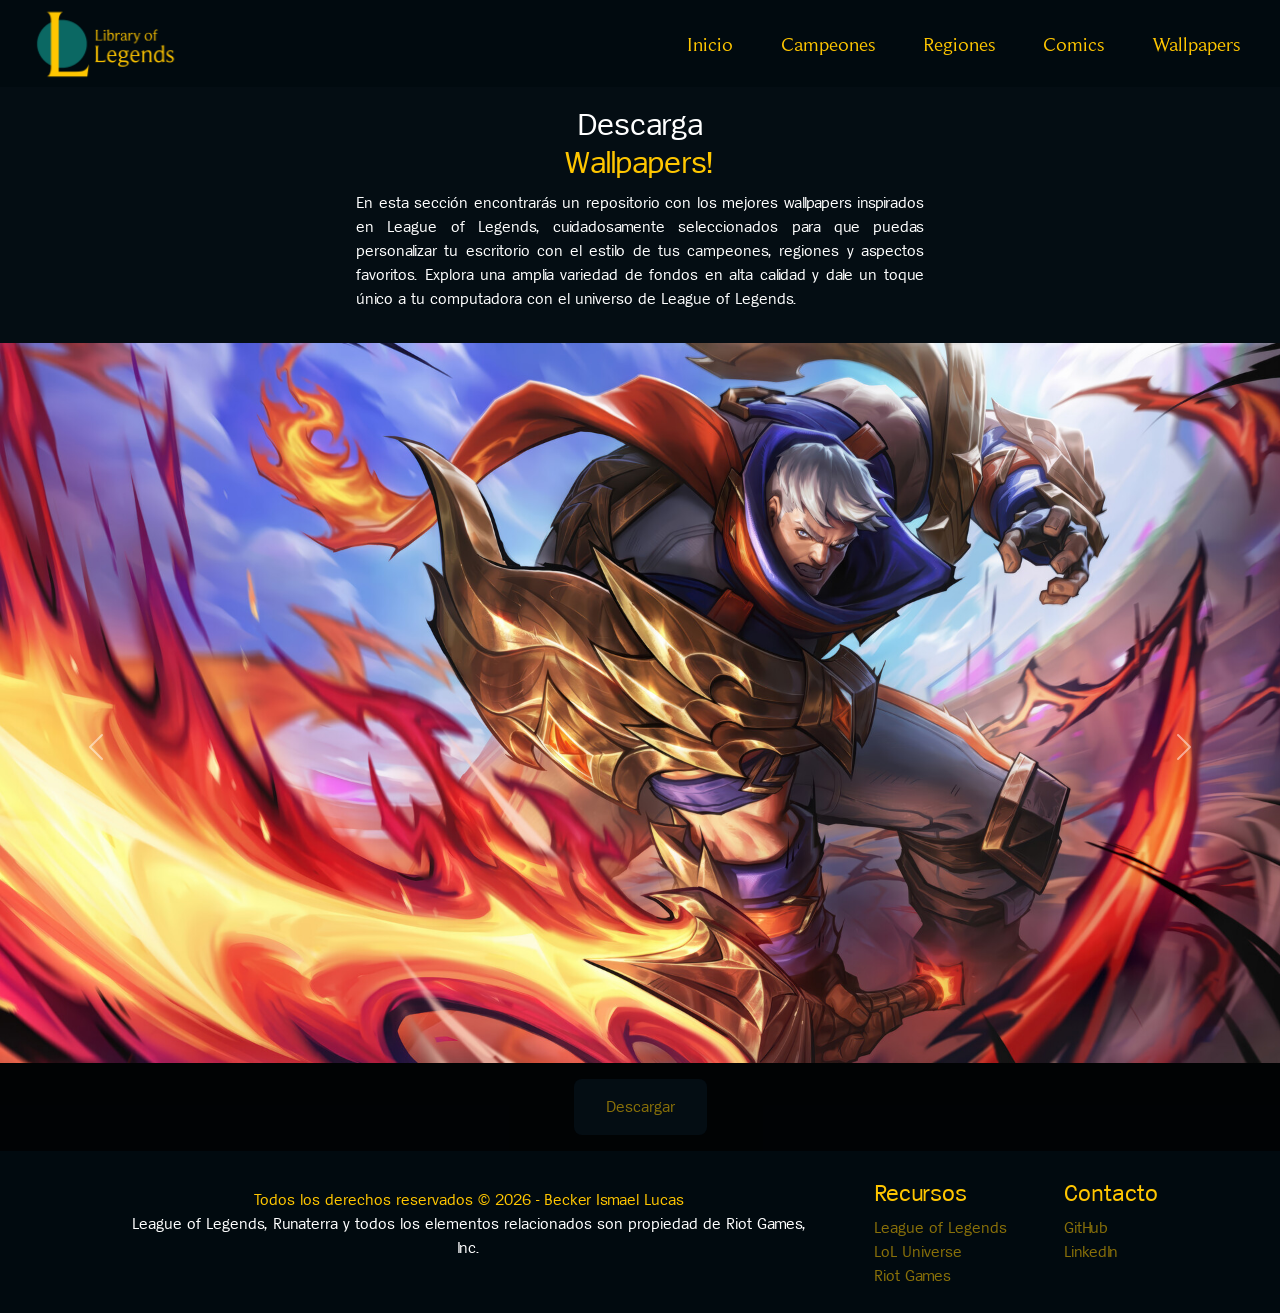
<file: pages/wallpapers.html>
<!DOCTYPE html>
<html lang="es">
<head>
    <meta charset="UTF-8">
    <meta name="viewport" content="width=device-width, initial-scale=1.0">
    <title>Wallpapers | Library of Legends</title>
    <meta name="description" content="Descarga y explora wallpapers de alta calidad inspirados en League of Legends con algunos de los campeones más icónicos.">
    <meta name="keywords" content="wallpapers League of Legends, fondos de pantalla LoL, imágenes LoL, campeones, Runaterra, Riot Games">
    <link href="https://unpkg.com/aos@2.3.1/dist/aos.css" rel="stylesheet">
    <link href="https://cdn.jsdelivr.net/npm/bootstrap@5.3.8/dist/css/bootstrap.min.css" rel="stylesheet" integrity="sha384-sRIl4kxILFvY47J16cr9ZwB07vP4J8+LH7qKQnuqkuIAvNWLzeN8tE5YBujZqJLB" crossorigin="anonymous">
    <link rel="stylesheet" href="../assets/css/style.css">
</head>
<body>
    <header>
        <nav>
            <img src="../assets/img/icons/site-logo.png" alt="Logo de Library of Legends" data-aos="flip-left" data-aos-delay="200" class="rotate-center">
            <ul class="navbar-class">
                <li>
                    <a href="../index.html">Inicio</a>
                </li>
                <li>
                    <a href="./champions.html">Campeones</a>
                </li>
                <li>
                    <a href="./regions.html">Regiones</a>
                </li>
                <li>
                    <a href="./comics.html">Comics</a>
                </li>
                <li>
                    <a href="./wallpapers.html">Wallpapers</a>
                </li>
            </ul>
        </nav>        
    </header>

    <main class="show-regions">
        <section class="show-regions-title" data-aos-delay="200" data-aos="flip-up">
            <h1>
                <span>
                    Descarga 
                </span>
                <span>
                    Wallpapers!
                </span>
            </h1>
            <p>
                En esta sección encontrarás un repositorio con los mejores wallpapers inspirados en League of Legends, cuidadosamente seleccionados para que puedas personalizar tu escritorio con el estilo de tus campeones, regiones y aspectos favoritos. Explora una amplia variedad de fondos en alta calidad y dale un toque único a tu computadora con el universo de League of Legends.
            </p>
        </section>
        <section class="show-wallpapers" data-aos-delay="400" data-aos="zoom-in-up">
            <div id="carouselExample" class="carousel slide">
            <div class="carousel-inner">
                <div class="carousel-item active">
                    <img src="../assets/img/wallpapers/1.jpg" class="d-block w-100" alt="Wallpaper de Garen">
                    <div class="show-wallpapers-card">
                        <div class="btn-primary">
                            <a  href="../assets/img/wallpapers/1.jpg">Descargar</a>
                        </div>  
                    </div>
                </div>
                <div class="carousel-item">
                    <img src="../assets/img/wallpapers/2.jpg" class="d-block w-100" alt="Wallpaper de Jinx">
                    <div class="show-wallpapers-card">
                        <div class="btn-primary">
                            <a  href="../assets/img/wallpapers/2.jpg">Descargar</a>
                        </div>  
                    </div>                
                </div>
                <div class="carousel-item">
                    <img src="../assets/img/wallpapers/3.jpg" class="d-block w-100" alt="Wallpaper de Campeones de Jarvan IV">
                    <div class="show-wallpapers-card">
                        <div class="btn-primary">
                            <a  href="../assets/img/wallpapers/3.jpg">Descargar</a>
                        </div>  
                    </div>                    
                </div>
                <div class="carousel-item">
                    <img src="../assets/img/wallpapers/4.jpg" class="d-block w-100" alt="Wallpaper de Kai Sa">
                    <div class="show-wallpapers-card">
                        <div class="btn-primary">
                            <a  href="../assets/img/wallpapers/4.jpg">Descargar</a>
                        </div>  
                    </div>                    
                </div>
                <div class="carousel-item">
                    <img src="../assets/img/wallpapers/5.jpg" class="d-block w-100" alt="Wallpaper de Aatrox">
                    <div class="show-wallpapers-card">
                        <div class="btn-primary">
                            <a  href="../assets/img/wallpapers/5.jpg">Descargar</a>
                        </div>  
                    </div>                    
                </div>
                <div class="carousel-item">
                    <img src="../assets/img/wallpapers/6.jpg" class="d-block w-100" alt="Wallpaper de Campeones de League of Legends estilo arcade">
                    <div class="show-wallpapers-card">
                        <div class="btn-primary">
                            <a  href="../assets/img/wallpapers/6.jpg">Descargar</a>
                        </div>  
                    </div>                    
                </div>
                <div class="carousel-item">
                    <img src="../assets/img/wallpapers/7.jpg" class="d-block w-100" alt="Wallpaper de Darius">
                    <div class="show-wallpapers-card">
                        <div class="btn-primary">
                            <a  href="../assets/img/wallpapers/7.jpg">Descargar</a>
                        </div>  
                    </div>                    
                </div>                                                                                              
            </div>
            <button class="carousel-control-prev" type="button" data-bs-target="#carouselExample" data-bs-slide="prev">
                <span class="carousel-control-prev-icon" aria-hidden="true"></span>
                <span class="visually-hidden">Previous</span>
            </button>
            <button class="carousel-control-next" type="button" data-bs-target="#carouselExample" data-bs-slide="next">
                <span class="carousel-control-next-icon" aria-hidden="true"></span>
                <span class="visually-hidden">Next</span>
            </button>
            </div>                         
        </section>
    </main>
    <footer>
        <div class="footer-container">
            <section class="footer-container-box">
                <p>
                    <span>
                        Todos los derechos reservados © 2026 - Becker Ismael Lucas
                    </span>
                    <span>
                        League of Legends, Runaterra y todos los elementos relacionados son propiedad de Riot Games, Inc.
                    </span>
                </p>
            </section>
            <section class="footer-container-box">
                <h3>Recursos</h3>
                <ul>
                    <li><a href="https://www.leagueoflegends.com/" target="_blank">League of Legends</a></li>
                    <li><a href="https://universe.leagueoflegends.com/" target="_blank">LoL Universe</a></li>
                    <li><a href="https://www.riotgames.com/" target="_blank">Riot Games</a></li>
                </ul>
            </section>
            <section class="footer-container-box">
                <h3>Contacto</h3>
                <ul>
                    <li><a href="https://github.com/IsmaelBecker13" target="_blank">GitHub</a></li>
                    <li><a href="https://www.linkedin.com/in/ismaelbecker/" target="_blank">LinkedIn</a></li>
                </ul>
            </section>
        </div>
    </footer>
    <script src="https://cdn.jsdelivr.net/npm/bootstrap@5.3.8/dist/js/bootstrap.bundle.min.js" integrity="sha384-FKyoEForCGlyvwx9Hj09JcYn3nv7wiPVlz7YYwJrWVcXK/BmnVDxM+D2scQbITxI" crossorigin="anonymous"></script>
    <script src="https://unpkg.com/aos@2.3.1/dist/aos.js"></script>
    <script>
    AOS.init();
    </script>       
</body>
</html>
</file>
<file: assets/css/style.css>
@font-face {
  font-family: "Beaufort";
  src: url("../fonts/BeaufortforLOL-Regular.ttf") format("truetype");
}
@font-face {
  font-family: "Spiegel";
  src: url("../fonts/Spiegel-Regular.ttf") format("truetype");
}
.rotate-center {
  -webkit-animation: rotate-center 0.6s ease-in-out both;
  animation: rotate-center 0.6s ease-in-out both;
}

/* ----------------------------------------------
 * Generated by Animista on 2026-7-9 14:43:29
 * Licensed under FreeBSD License.
 * See http://animista.net/license for more info. 
 * w: http://animista.net, t: @cssanimista
 * ---------------------------------------------- */
/**
 * ----------------------------------------
 * animation rotate-center
 * ----------------------------------------
 */
@-webkit-keyframes rotate-center {
  0% {
    -webkit-transform: rotate(0);
    transform: rotate(0);
  }
  100% {
    -webkit-transform: rotate(360deg);
    transform: rotate(360deg);
  }
}
@keyframes rotate-center {
  0% {
    -webkit-transform: rotate(0);
    transform: rotate(0);
  }
  100% {
    -webkit-transform: rotate(360deg);
    transform: rotate(360deg);
  }
}
.card {
  width: 285px;
  height: 600px;
  perspective: 1000px;
  background-color: #010a0f;
  animation: none;
}

.card-inner {
  position: relative;
  width: 100%;
  height: 100%;
  transform-style: preserve-3d;
}

.backcard {
  position: absolute;
  display: flex;
  flex-direction: column;
  justify-content: center;
  align-items: center;
  width: 100%;
  height: 100%;
}
.backcard img {
  width: 50%;
}
.backcard {
  background-color: rgba(0, 0, 0, 0.75);
  backface-visibility: hidden;
}

.frontcard {
  position: absolute;
  width: 100%;
  height: 100%;
  background-color: rgba(0, 0, 0, 0.75);
  backface-visibility: hidden;
}

.backcard {
  transform: rotateY(0deg);
}

.frontcard {
  transform: rotateY(180deg);
}

@keyframes flip-vertical-right {
  from {
    transform: rotateY(0deg);
  }
  to {
    transform: rotateY(180deg);
  }
}
article.aos-animate .card-inner {
  animation: flip-vertical-right 0.4s ease-in-out;
  animation-delay: 1s;
  animation-fill-mode: both;
}

* {
  padding: 0px;
  margin: 0px;
  box-sizing: border-box;
}

body {
  padding-top: 90px;
  max-width: 100vw;
}

img {
  max-width: 100%;
}

ul {
  list-style: none;
}

a {
  text-decoration: none;
  color: rgb(137, 112, 9);
}

html {
  overflow-y: scroll;
}

header {
  color: #000000;
}

body {
  font-family: "Spiegel", sans-serif;
  background-color: #040D13;
  color: #ffffff;
}

h1, h3 {
  font-family: "Beaufort", sans;
  color: #ffc600;
}

h2 {
  font-family: "Spiegel", sans-serif;
  color: #ffc600;
}

footer {
  display: flex;
  flex-direction: column;
  justify-content: center;
  align-items: center;
  background-color: #010a0f;
  padding: 1rem;
  color: #ffc600;
  font-family: "Spiegel", sans-serif;
}
@media (max-widht: 768px) {
  footer {
    padding: 0.5rem;
  }
}
@media (max-widht: 480px) {
  footer {
    padding: 0.25rem;
  }
}

.footer-container {
  display: flex;
  flex-direction: row;
  justify-content: space-between;
  align-items: center;
  height: 130px;
  gap: 2rem;
}
@media (max-width: 768px) {
  .footer-container {
    gap: 0.25rem;
  }
}
.footer-container-box {
  padding: 0.8rem;
}
.footer-container-box ul {
  padding: 0px;
  text-align: left;
  width: 100%;
}
.footer-container-box {
  height: 100%;
  display: flex;
  flex-direction: column;
  justify-content: flex-start;
  align-items: left;
  max-width: 720px;
}
.footer-container-box h3 {
  font-size: 1.5rem;
  font-family: "Spiegel", sans-serif;
}
.footer-container-box p {
  width: 100%;
  height: 100%;
  display: flex;
  flex-direction: column;
  justify-content: center;
  align-items: center;
  text-align: center;
}
.footer-container-box p span:first-child {
  color: #ffc600;
}
.footer-container-box p span:last-child {
  color: #ffffff;
}
@media (max-width: 768px) {
  .footer-container-box {
    padding: 0.25rem;
  }
  .footer-container-box ul {
    font-size: 1rem;
  }
  .footer-container-box h3 {
    font-size: 1.5rem;
  }
  .footer-container-box p {
    font-size: 1rem;
  }
}
@media (max-width: 480px) {
  .footer-container-box {
    padding: 0.25rem;
  }
  .footer-container-box ul {
    font-size: 0.75rem;
  }
  .footer-container-box h3 {
    font-size: 1rem;
  }
  .footer-container-box p {
    font-size: 0.75rem;
  }
}
@media (max-width: 480px) {
  .footer-container {
    display: flex;
    flex-direction: row;
    justify-content: space-between;
    align-items: center;
    height: 130px;
    gap: 0rem;
  }
}

nav {
  width: 100%;
  min-width: 100vw;
  position: fixed;
  top: 0;
  left: 0;
  z-index: 1000;
  padding: 20px;
  display: flex;
  flex-direction: row;
  justify-content: space-between;
  align-items: center;
}
nav img {
  width: 150px;
  height: auto;
}
@media (max-width: 768px) {
  nav img {
    width: 64px;
  }
}
@media (max-width: 480px) {
  nav img {
    width: 0px;
  }
}
nav {
  background-color: #010a0f;
  padding: 0px;
  padding-left: 2rem;
  padding-right: 2rem;
}
@media (max-width: 768px) {
  nav {
    justify-content: center;
    padding-left: 0.5rem;
    padding-right: 0.5rem;
    padding-top: 0.75rem;
    padding-bottom: 0.75rem;
    max-width: 100vw;
  }
}
@media (max-width: 480px) {
  nav {
    justify-content: center;
    padding-left: 0.5rem;
    padding-right: 0.5rem;
    padding-top: 0.75rem;
    padding-bottom: 0.75rem;
    max-width: 100vw;
  }
}

.navbar-class {
  display: flex;
  flex-direction: row;
  justify-content: center;
  align-items: center;
  gap: 2rem;
  background-color: #010a0f;
  margin: 0px;
}
@media (max-width: 768px) {
  .navbar-class {
    gap: 0.25rem;
    padding: 0px;
  }
}
@media (max-width: 480px) {
  .navbar-class {
    gap: 0.25rem;
    padding: 0px;
  }
}

.navbar-class a {
  color: #ffc600;
  font-family: "Beaufort", sans;
  font-size: 1.25rem;
}
.navbar-class a:hover {
  background-color: #040D13;
  color: #f8d96b;
}
.navbar-class a {
  padding: 0.5rem;
  border-radius: 5px;
}
@media (max-width: 768px) {
  .navbar-class a {
    font-size: 1rem;
    border-radius: 1px;
    padding: 0.45rem;
    padding-top: 0.75rem;
    padding-bottom: 0.75rem;
  }
}
@media (max-width: 480px) {
  .navbar-class a {
    font-size: 1rem;
    border-radius: 1px;
    padding: 0.45rem;
    padding-top: 0.75rem;
    padding-bottom: 0.75rem;
  }
}

.btn-primary {
  background-color: #040D13;
  padding: 1rem 2rem;
  border-radius: 8px;
  color: #ffc600;
  transition: 0.3s;
  text-align: center;
}
.btn-primary:hover {
  transform: scale(1.05);
}
@media (max-width: 768px) {
  .btn-primary {
    font-size: 1.2rem;
  }
}
@media (max-width: 480px) {
  .btn-primary {
    font-size: 0.75rem;
  }
}

.role-buttons {
  display: flex;
  flex-direction: row;
  justify-content: center;
  gap: 16px;
  margin: 32px;
}

.btn-role, .btn-role-support, .btn-role-marksman, .btn-role-mage, .btn-role-tank, .btn-role-fighter, .btn-role-assasin {
  display: flex;
  flex-direction: column;
  justify-content: center;
  align-items: center;
  width: 96px;
  gap: 16px;
}
@media (max-width: 768px) {
  .btn-role, .btn-role-support, .btn-role-marksman, .btn-role-mage, .btn-role-tank, .btn-role-fighter, .btn-role-assasin {
    width: 64px;
  }
}
@media (max-width: 480px) {
  .btn-role, .btn-role-support, .btn-role-marksman, .btn-role-mage, .btn-role-tank, .btn-role-fighter, .btn-role-assasin {
    width: 48px;
  }
}
.btn-role h3, .btn-role-support h3, .btn-role-marksman h3, .btn-role-mage h3, .btn-role-tank h3, .btn-role-fighter h3, .btn-role-assasin h3 {
  text-align: center;
}
.btn-role, .btn-role-support, .btn-role-marksman, .btn-role-mage, .btn-role-tank, .btn-role-fighter, .btn-role-assasin {
  transition: transform 0.01s ease-out;
}
.btn-role img, .btn-role-support img, .btn-role-marksman img, .btn-role-mage img, .btn-role-tank img, .btn-role-fighter img, .btn-role-assasin img {
  opacity: 0.75;
  transition: opacity 0.01s ease-out;
}
.btn-role:hover, .btn-role-support:hover, .btn-role-marksman:hover, .btn-role-mage:hover, .btn-role-tank:hover, .btn-role-fighter:hover, .btn-role-assasin:hover {
  transform: scale(1.2);
}
.btn-role:hover img, .btn-role-support:hover img, .btn-role-marksman:hover img, .btn-role-mage:hover img, .btn-role-tank:hover img, .btn-role-fighter:hover img, .btn-role-assasin:hover img {
  opacity: 1;
}

.know-champs:has(.btn-role-assasin:hover) .champ-img {
  background-image: url("../img/akali.png");
  transform: scale(1.05);
}

.know-champs:has(.btn-role-fighter:hover) .champ-img {
  background-image: url("../img/yasuo.png");
  transform: scale(1.05);
}

.know-champs:has(.btn-role-marksman:hover) .champ-img {
  background-image: url("../img/jinx.png");
  transform: scale(1.05);
}

.know-champs:has(.btn-role-support:hover) .champ-img {
  background-image: url("../img/thresh.png");
  transform: scale(1.05);
}

.know-champs:has(.btn-role-tank:hover) .champ-img {
  background-image: url("../img/leona.png");
  transform: scale(1.05);
}

.know-champs:has(.btn-role-mage:hover) .champ-img {
  background-image: url("../img/lux.png");
  transform: scale(1.05);
}

.hero {
  min-height: 80vh;
  display: flex;
  flex-direction: column;
  justify-content: end;
  align-items: center;
  text-align: center;
  background-color: #010a0f;
  background-size: cover;
  background-position: center;
  background-repeat: no-repeat;
}
.hero h2 {
  font-size: 1.5rem;
  padding: 0px;
  margin: 0px;
}
.hero p {
  max-width: 700px;
  font-size: 1rem;
  text-align: justify;
  padding: 0.25rem;
  margin: 0px;
}
@media (max-width: 480px) {
  .hero h2 {
    font-size: 1.5rem;
  }
  .hero p {
    max-width: 100vw;
    font-size: 0.75rem;
  }
}
.hero--1 {
  background-image: url("../img/1.jpg");
  background-position: top center;
}
.hero--2 {
  background-image: url("../img/2.jpg");
  background-position: top center;
}
.hero--3 {
  background-image: url("../img/3.jpg");
  background-position: top center;
}
.hero--4 {
  background-image: url("../img/4.jpg");
  background-position: top center;
}
.hero--5 {
  background-image: url("../img/5.jpg");
  background-position: top center;
}

.hero-description {
  display: flex;
  flex-direction: column;
  justify-content: center;
  align-items: center;
  background-color: rgba(0, 0, 0, 0.75);
  width: 100%;
  padding: 20px;
}

.know-champs {
  font-family: "Helvetica", sans;
  font-size: 1.1rem;
  line-height: 1.5;
  display: flex;
  flex-direction: row;
  justify-content: center;
  align-items: center;
  background-color: rgba(0, 0, 0, 0.75);
  margin-top: 50px;
  margin-bottom: 50px;
  height: 620px;
}
.know-champs h1 {
  font-size: 2rem;
  color: #ffffff;
  font-family: "Spiegel", sans-serif;
}
.know-champs h2 {
  font-size: 2rem;
}
.know-champs h3 {
  color: #ffffff;
  font-size: 1rem;
  font-family: "Helvetica", sans;
  font-weight: 100;
}
.know-champs p {
  color: #ffffff;
  font-size: 1rem;
}
@media (max-width: 1024px) {
  .know-champs {
    display: flex;
    flex-direction: column;
    justify-content: center;
    align-items: center;
    height: 1240px;
  }
  .know-champs h1 {
    font-size: 1.5rem;
    color: #ffffff;
    font-family: "Spiegel", sans-serif;
  }
  .know-champs h2 {
    font-size: 1.5rem;
  }
  .know-champs h3 {
    color: #ffffff;
    font-size: 1.25rem;
    font-family: "Helvetica", sans;
    font-weight: 100;
  }
  .know-champs p {
    padding: 1rem;
    max-width: 100vw;
    color: #ffffff;
    font-size: 1.25rem;
  }
}
@media (max-width: 768px) {
  .know-champs {
    display: flex;
    flex-direction: column;
    justify-content: center;
    align-items: center;
    height: 1240px;
  }
  .know-champs h1 {
    font-size: 1.5rem;
    color: #ffffff;
    font-family: "Spiegel", sans-serif;
  }
  .know-champs h2 {
    font-size: 1.5rem;
  }
  .know-champs h3 {
    color: #ffffff;
    font-size: 1.25rem;
    font-family: "Helvetica", sans;
    font-weight: 100;
  }
  .know-champs p {
    padding: 1rem;
    max-width: 100vw;
    color: #ffffff;
    font-size: 1.25rem;
  }
}
@media (max-width: 480px) {
  .know-champs {
    display: flex;
    flex-direction: column;
    justify-content: center;
    align-items: center;
    height: 1240px;
  }
  .know-champs h1 {
    font-size: 1rem;
    color: #ffffff;
    font-family: "Spiegel", sans-serif;
  }
  .know-champs h2 {
    font-size: 1rem;
  }
  .know-champs h3 {
    color: #ffffff;
    font-size: 0.75rem;
    font-family: "Helvetica", sans;
    font-weight: 100;
  }
  .know-champs p {
    padding: 1rem;
    max-width: 100vw;
    color: #ffffff;
    font-size: 0.75rem;
  }
}
.know-champs > * {
  flex: 50%;
  min-width: 0;
  box-sizing: border-box;
  display: flex;
  flex-direction: column;
  justify-content: center;
  align-items: center;
  text-align: justify;
}
@media (max-width: 480px) {
  .know-champs > * {
    max-width: 100vw;
  }
}

.champ-description {
  padding: 50px;
  height: 100%;
}
@media (max-width: 480px) {
  .champ-description {
    max-width: 420px;
    padding: 1rem;
  }
}

.champ-background {
  height: 100%;
  background-image: url("../img/backgrounds/background2.png");
  background-size: cover;
  background-position: center;
  background-repeat: no-repeat;
  width: 100vw;
}

.champ-img {
  width: 100%;
  min-height: 400px;
  background-image: url("../img/akali.png");
  background-size: contain;
  background-position: center;
  background-repeat: no-repeat;
  transition: transform 0.3s ease;
}

.know-regions {
  text-align: center;
  margin-top: 64px;
  margin-bottom: 64px;
  display: flex;
  flex-direction: column;
  justify-content: center;
  align-items: center;
  gap: 0.5rem;
}
.know-regions h1 {
  font-size: 2rem;
  color: #ffffff;
  font-family: "Spiegel", sans-serif;
}
.know-regions h2 {
  font-size: 2rem;
}
.know-regions p {
  text-align: justify;
  font-size: 1rem;
}
.know-regions-description {
  display: flex;
  flex-direction: column;
  justify-content: center;
  align-items: center;
  gap: 1rem;
  padding: 32px;
  margin-right: 110px;
  margin-left: 110px;
  background-color: rgba(0, 0, 0, 0.75);
  border-radius: 10px;
}
.know-regions-description p {
  padding: 1rem;
}
@media (max-width: 1024px) {
  .know-regions-description {
    width: 98vw;
    padding: 1rem;
  }
  .know-regions-description p {
    padding: 0.75rem;
    font-size: 1.25rem;
  }
}
@media (max-width: 768px) {
  .know-regions-description {
    width: 98vw;
    padding: 1rem;
  }
  .know-regions-description p {
    padding: 0.75rem;
    font-size: 1.25rem;
  }
}
@media (max-width: 480px) {
  .know-regions-description {
    width: 98vw;
    padding: 1rem;
  }
  .know-regions-description p {
    padding: 0.75rem;
  }
}
.know-regions {
  background-image: url("../img/backgrounds/background1.png");
  padding-top: 64px;
  padding-bottom: 64px;
  background-size: cover;
  background-repeat: no-repeat;
  background-position: center;
}

.regions-summary {
  width: 100%;
  display: grid;
  grid-template-rows: 400px;
  grid-template-columns: 2% 32% 32% 32% 2%;
}
.regions-summary h3 {
  font-family: "Spiegel", sans-serif;
  font-style: normal;
}
.regions-summary-noxus {
  grid-row: 1/1;
  grid-column: 2/2;
}
.regions-summary-demacia {
  grid-row: 1/1;
  grid-column: 3/3;
}
.regions-summary-piltover {
  grid-row: 1/1;
  grid-column: 4/4;
}
.regions-summary-box {
  margin: 10px;
  display: flex;
  flex-direction: column;
  justify-content: center;
  align-items: center;
  text-align: center;
  background-color: black;
  border-radius: 5px;
  padding: 8px;
}
.regions-summary-box h3 {
  font-size: 1.5rem;
}
@media (max-width: 1280px) {
  .regions-summary {
    display: grid;
    place-items: center;
    row-gap: 0.5rem;
    grid-template-columns: 100%;
    grid-template-rows: repeat(3, 400px);
  }
  .regions-summary h3 {
    font-family: "Spiegel", sans-serif;
    font-style: normal;
  }
  .regions-summary-noxus {
    grid-column: 1/1;
    grid-row: 2/2;
  }
  .regions-summary-demacia {
    grid-column: 1/1;
    grid-row: 3/3;
  }
  .regions-summary-piltover {
    grid-column: 1/1;
    grid-row: 1/1;
  }
  .regions-summary-box {
    max-width: 98vw;
    margin: 0px;
    display: flex;
    flex-direction: column;
    justify-content: center;
    align-items: center;
    text-align: center;
    background-color: black;
    border-radius: 4px;
  }
  .regions-summary-box h3 {
    font-size: 1.5rem;
  }
  .regions-summary-box iframe {
    width: 98vw;
  }
}
@media (max-width: 1024px) {
  .regions-summary {
    display: grid;
    place-items: center;
    row-gap: 0.5rem;
    grid-template-columns: 100%;
    grid-template-rows: repeat(3, 400px);
  }
  .regions-summary h3 {
    font-family: "Spiegel", sans-serif;
    font-style: normal;
  }
  .regions-summary-noxus {
    grid-column: 1/1;
    grid-row: 2/2;
  }
  .regions-summary-demacia {
    grid-column: 1/1;
    grid-row: 3/3;
  }
  .regions-summary-piltover {
    grid-column: 1/1;
    grid-row: 1/1;
  }
  .regions-summary-box {
    max-width: 98vw;
    margin: 0px;
    display: flex;
    flex-direction: column;
    justify-content: center;
    align-items: center;
    text-align: center;
    background-color: black;
    border-radius: 4px;
  }
  .regions-summary-box h3 {
    font-size: 1.5rem;
  }
  .regions-summary-box iframe {
    width: 98vw;
  }
}
@media (max-width: 768px) {
  .regions-summary {
    display: grid;
    place-items: center;
    row-gap: 0.5rem;
    grid-template-columns: 100%;
    grid-template-rows: repeat(3, 400px);
  }
  .regions-summary h3 {
    font-family: "Spiegel", sans-serif;
    font-style: normal;
  }
  .regions-summary-noxus {
    grid-column: 1/1;
    grid-row: 2/2;
  }
  .regions-summary-demacia {
    grid-column: 1/1;
    grid-row: 3/3;
  }
  .regions-summary-piltover {
    grid-column: 1/1;
    grid-row: 1/1;
  }
  .regions-summary-box {
    max-width: 98vw;
    margin: 0px;
    display: flex;
    flex-direction: column;
    justify-content: center;
    align-items: center;
    text-align: center;
    background-color: black;
    border-radius: 4px;
  }
  .regions-summary-box h3 {
    font-size: 1.5rem;
  }
  .regions-summary-box iframe {
    width: 98vw;
  }
}
@media (max-width: 480px) {
  .regions-summary {
    display: grid;
    place-items: center;
    row-gap: 0.5rem;
    grid-template-columns: 100%;
    grid-template-rows: repeat(3, 400px);
  }
  .regions-summary h3 {
    font-family: "Spiegel", sans-serif;
    font-style: normal;
  }
  .regions-summary-noxus {
    grid-column: 1/1;
    grid-row: 2/2;
  }
  .regions-summary-demacia {
    grid-column: 1/1;
    grid-row: 3/3;
  }
  .regions-summary-piltover {
    grid-column: 1/1;
    grid-row: 1/1;
  }
  .regions-summary-box {
    max-width: 98vw;
    margin: 0px;
    display: flex;
    flex-direction: column;
    justify-content: center;
    align-items: center;
    text-align: center;
    background-color: black;
    border-radius: 4px;
  }
  .regions-summary-box h3 {
    font-size: 1.5rem;
  }
  .regions-summary-box iframe {
    width: 98vw;
  }
}

.know-library {
  margin-top: 64px;
  margin-bottom: 64px;
}
.know-library h1 {
  font-size: 2rem;
  color: #ffffff;
  font-family: "Spiegel", sans-serif;
}
.know-library h2 {
  font-size: 2rem;
}
.know-library video {
  width: 100%;
  display: block;
}
.know-library {
  display: flex;
  flex-direction: column;
  justify-content: flex-end;
  align-items: center;
}
.know-library-card {
  background-color: rgba(0, 0, 0, 0.75);
  display: flex;
  flex-direction: row;
  justify-content: center;
  align-items: center;
  text-align: center;
}
.know-library-card > * {
  flex: 40%;
  display: flex;
  flex-direction: column;
  justify-content: center;
  align-items: center;
  padding: 30px;
  text-align: justify;
}
@media (max-width: 1024px) {
  .know-library-card > * h1 {
    font-size: 1.75rem;
    text-align: center;
  }
  .know-library-card > * h2 {
    font-size: 1.75rem;
    text-align: center;
  }
  .know-library-card > * p {
    font-size: 1.25rem;
    text-align: justify;
  }
}
@media (max-width: 768px) {
  .know-library-card > * h1 {
    font-size: 1.75rem;
    text-align: center;
  }
  .know-library-card > * h2 {
    font-size: 1.75rem;
    text-align: center;
  }
  .know-library-card > * p {
    font-size: 1.25rem;
    text-align: justify;
  }
}
@media (max-width: 480px) {
  .know-library-card > * h1 {
    font-size: 1rem;
    text-align: center;
  }
  .know-library-card > * h2 {
    font-size: 1rem;
    text-align: center;
  }
  .know-library-card > * p {
    font-size: 0.75rem;
    text-align: justify;
  }
}

.show-champs {
  display: flex;
  flex-direction: column;
  justify-content: center;
  align-items: center;
}
.show-champs-title {
  padding: 1rem;
  display: flex;
  flex-direction: column;
  justify-content: center;
  align-items: center;
  max-width: 600px;
}
.show-champs-title h1 {
  font-family: "Spiegel", sans-serif;
  text-align: center;
}
.show-champs-title h1 span {
  display: block;
}
.show-champs-title h1 span:first-child {
  font-size: 2rem;
  color: #ffffff;
}
.show-champs-title h1 span:last-child {
  font-size: 2rem;
  color: #ffc600;
}
.show-champs-title p {
  text-align: justify;
}
.show-champs-grid {
  margin: 1rem;
  display: grid;
  grid-template-columns: repeat(5, 1fr);
  grid-auto-rows: 600px;
  gap: 1rem;
}
@media (max-width: 1280px) {
  .show-champs-grid {
    grid-template-columns: repeat(4, 1fr);
  }
}
@media (max-width: 1024px) {
  .show-champs-grid {
    grid-template-columns: repeat(3, 1fr);
  }
}
@media (max-width: 768px) {
  .show-champs-grid {
    grid-template-columns: repeat(2, 1fr);
  }
}
@media (max-width: 480px) {
  .show-champs-grid {
    grid-template-columns: repeat(1, 1fr);
  }
}
.show-champs-row {
  margin: 1rem;
  display: grid;
  grid-template-rows: repeat(1, 600px);
  grid-template-columns: repeat(5, 1fr);
  gap: 1rem;
}
@media (max-width: 1280px) {
  .show-champs-row {
    grid-template-rows: repeat(5, 600px);
    grid-template-columns: repeat(1, 1fr);
  }
}
@media (max-width: 1024px) {
  .show-champs-row {
    grid-template-rows: repeat(5, 600px);
    grid-template-columns: repeat(1, 1fr);
  }
}
@media (max-width: 768px) {
  .show-champs-row {
    grid-template-rows: repeat(5, 600px);
    grid-template-columns: repeat(1, 1fr);
  }
}
@media (max-width: 480px) {
  .show-champs-row {
    grid-template-rows: repeat(5, 600px);
    grid-template-columns: repeat(1, 1fr);
  }
}
.show-champs h1 {
  font-size: 3rem;
  color: #ffffff;
  font-family: "Spiegel", sans-serif;
}
.show-champs h2 {
  font-size: 3rem;
}
.show-champs-box {
  background-color: rgba(0, 0, 0, 0.75);
  border-radius: 0.5rem;
  display: flex;
  flex-direction: column;
  justify-content: flex-start;
  align-items: center;
  overflow: hidden;
}
.show-champs-image {
  height: 55%;
  width: 100%;
}
.show-champs-image img {
  height: 100%;
  width: 100%;
  object-fit: cover;
  display: block;
  object-position: top center;
}
.show-champs-image {
  padding: 0.5rem;
}
.show-champs-description {
  height: 45%;
  display: flex;
  flex-direction: column;
  justify-content: flex-start;
  align-items: center;
  overflow: hidden;
}
.show-champs-description p {
  text-align: justify;
  color: #ffffff;
  font-size: 0.8rem;
}
.show-champs-description p strong {
  font-size: 1rem;
  line-height: 1.5;
  color: #ffc600;
}
.show-champs-description {
  padding: 0.5rem;
}
.show-champs-graphs {
  display: flex;
  flex-direction: row;
  justify-content: center;
  align-items: center;
  gap: 3rem;
}
.show-champs-graphs img {
  width: 64px;
  height: auto;
}

.show-comics {
  display: flex;
  flex-direction: column;
  align-items: center;
  justify-content: center;
}
.show-comics-title {
  padding: 1rem;
  display: flex;
  flex-direction: column;
  justify-content: center;
  align-items: center;
  max-width: 600px;
}
.show-comics-title h1 {
  font-family: "Spiegel", sans-serif;
  text-align: center;
}
.show-comics-title h1 span {
  display: block;
}
.show-comics-title h1 span:first-child {
  font-size: 2rem;
  color: #ffffff;
}
.show-comics-title h1 span:last-child {
  font-size: 2rem;
  color: #ffc600;
}
.show-comics-title p {
  text-align: justify;
}
.show-comics-grid {
  margin: 1rem;
  display: grid;
  grid-template-rows: repeat(3, 390px);
  grid-template-columns: repeat(4, 1fr);
  gap: 2rem;
}
@media (max-width: 1024px) {
  .show-comics-grid {
    grid-template-rows: repeat(4, 450px);
    grid-template-columns: repeat(3, 1fr);
  }
}
@media (max-width: 768px) {
  .show-comics-grid {
    grid-template-rows: repeat(6, 450px);
    grid-template-columns: repeat(2, 1fr);
  }
}
@media (max-width: 480px) {
  .show-comics-grid {
    grid-template-rows: repeat(12, 450px);
    grid-template-columns: repeat(1, 1fr);
  }
}
.show-comics-card {
  display: flex;
  flex-direction: column;
  justify-content: flex-start;
  align-items: center;
  background-color: rgba(0, 0, 0, 0.75);
  border-radius: 5px;
}
.show-comics-card img {
  width: 100%;
}
.show-comics-card p {
  padding: 1rem;
  padding-top: 0px;
  text-align: justify;
  font-size: 0.8rem;
  margin: 0px;
  height: 90px;
}
@media (max-width: 1024px) {
  .show-comics-card p {
    height: 180px;
  }
}
@media (max-width: 768px) {
  .show-comics-card p {
    height: 100px;
  }
}
@media (max-width: 480px) {
  .show-comics-card p {
    height: 100px;
  }
}
.show-comics-card h2 {
  padding-top: 1rem;
  font-size: 1rem;
  margin: 0px;
}
@media (max-width: 480px) {
  .show-comics-card p {
    padding: 1rem;
  }
}

.centered-separator {
  display: flex;
  flex-direction: row;
  justify-content: center;
  align-items: center;
}

.show-regions {
  display: flex;
  flex-direction: column;
  justify-content: center;
  align-items: center;
}
.show-regions-title {
  padding: 1rem;
  display: flex;
  flex-direction: column;
  justify-content: center;
  align-items: center;
  max-width: 600px;
}
.show-regions-title h1 {
  font-family: "Spiegel", sans-serif;
  text-align: center;
}
.show-regions-title h1 span {
  display: block;
}
.show-regions-title h1 span:first-child {
  font-size: 2rem;
  color: #ffffff;
}
.show-regions-title h1 span:last-child {
  font-size: 2rem;
  color: #ffc600;
}
.show-regions-title p {
  text-align: justify;
}
.show-regions-demacia {
  margin-top: 1rem;
  margin-bottom: 1rem;
}
.show-regions-demacia p {
  line-height: 1.5;
}
.show-regions-demacia {
  display: flex;
  flex-direction: column;
  justify-content: center;
  align-items: center;
}
.show-regions-demacia h1 {
  font-family: "Spiegel", sans-serif;
  font-weight: 100;
  font-size: 3rem;
}
.show-regions-demacia h2 {
  color: #ffffff;
  font-family: "Spiegel", sans-serif;
  font-weight: 100;
  font-size: 2rem;
}
.show-regions-demacia-icon {
  height: 25%;
  object-fit: contain;
}
.show-regions-demacia-row1 {
  display: flex;
  flex-direction: row;
  justify-content: flex-start;
  align-items: center;
  height: 800px;
}
@media (max-width: 1280px) {
  .show-regions-demacia-row1 {
    display: flex;
    flex-direction: column;
    justify-content: center;
    align-items: center;
    height: 1500px;
  }
}
@media (max-width: 1024px) {
  .show-regions-demacia-row1 {
    display: flex;
    flex-direction: column;
    justify-content: center;
    align-items: center;
    height: 1500px;
  }
}
@media (max-width: 768px) {
  .show-regions-demacia-row1 {
    display: flex;
    flex-direction: column;
    justify-content: center;
    align-items: center;
    height: 1500px;
  }
}
@media (max-width: 480px) {
  .show-regions-demacia-row1 {
    display: flex;
    flex-direction: column;
    justify-content: center;
    align-items: center;
    height: 1500px;
  }
}
.show-regions-demacia-row2 {
  background-color: rgba(0, 0, 0, 0.5);
  display: flex;
  flex-direction: row;
  justify-content: flex-start;
  align-items: center;
  width: 100%;
  height: 40%;
  padding: 2rem;
  border: 1px solid;
  border-image: linear-gradient(45deg, rgb(137, 112, 9), #ffc600) 1;
}
@media (max-width: 1024px) {
  .show-regions-demacia-row2 {
    display: flex;
    flex-direction: column;
    justify-content: center;
    align-items: center;
  }
}
@media (max-width: 768px) {
  .show-regions-demacia-row2 {
    display: flex;
    flex-direction: column;
    justify-content: center;
    align-items: center;
  }
}
@media (max-width: 480px) {
  .show-regions-demacia-row2 {
    display: flex;
    flex-direction: column;
    justify-content: center;
    align-items: center;
  }
}
.show-regions-demacia-row3 {
  display: flex;
  flex-direction: column;
  justify-content: center;
  align-items: center;
  width: 100%;
  height: 40%;
  padding: 2rem;
  gap: 1rem;
}
.show-regions-demacia-row3 img {
  width: 30%;
}
@media (max-width: 1024px) {
  .show-regions-demacia-row3 h1 {
    font-size: 2rem;
    text-align: center;
  }
}
@media (max-width: 768px) {
  .show-regions-demacia-row3 h1 {
    font-size: 2rem;
    text-align: center;
  }
}
@media (max-width: 480px) {
  .show-regions-demacia-row3 h1 {
    font-size: 2rem;
    text-align: center;
  }
}
.show-regions-demacia-row4 {
  display: flex;
  flex-direction: column;
  justify-content: center;
  align-items: center;
  width: 100%;
  height: 40%;
  gap: 1rem;
}
@media (max-width: 1024px) {
  .show-regions-demacia-row4 h1 {
    font-size: 2rem;
  }
}
@media (max-width: 768px) {
  .show-regions-demacia-row4 h1 {
    font-size: 2rem;
  }
}
@media (max-width: 480px) {
  .show-regions-demacia-row4 h1 {
    font-size: 2rem;
  }
}
.show-regions-demacia-champs {
  line-height: 1.5;
}
.show-regions-demacia-champs h2 {
  margin-bottom: 8px;
  color: #ffc600;
}
.show-regions-demacia-champs p {
  margin-bottom: 16px;
}
.show-regions-demacia-intro-video {
  padding: 1px;
  display: flex;
  flex-direction: column;
  justify-content: center;
  align-items: center;
  border: 1px solid;
  border-image: linear-gradient(45deg, rgb(51, 47, 23), #ffc600) 1;
}
.show-regions-demacia-intro {
  display: flex;
  flex-direction: column;
  justify-content: center;
  align-items: center;
  text-align: center;
  width: 40%;
  height: 100%;
  gap: 1rem;
  padding: 2rem;
}
.show-regions-demacia-intro-img {
  height: 500px;
  width: 50%;
}
.show-regions-demacia-intro-img img {
  width: 100%;
  height: 100%;
  object-fit: cover;
  border: 1px solid;
  border-image: linear-gradient(45deg, rgb(137, 112, 9), #ffc600) 1;
}
@media (max-width: 1024px) {
  .show-regions-demacia-intro img {
    width: 40%;
  }
  .show-regions-demacia-intro-img img {
    height: 500px;
    width: 100%;
  }
  .show-regions-demacia-intro {
    width: 100%;
    height: 40%;
  }
  .show-regions-demacia-intro p {
    max-width: 95vw;
    font-size: 1.25rem;
  }
  .show-regions-demacia-intro h2 {
    font-size: 1.5rem;
  }
}
@media (max-width: 768px) {
  .show-regions-demacia-intro img {
    width: 40%;
  }
  .show-regions-demacia-intro-img img {
    height: 500px;
    width: 100%;
  }
  .show-regions-demacia-intro {
    width: 100%;
    height: 40%;
  }
  .show-regions-demacia-intro p {
    max-width: 95vw;
    font-size: 1.25rem;
  }
  .show-regions-demacia-intro h2 {
    font-size: 1.5rem;
  }
}
@media (max-width: 480px) {
  .show-regions-demacia-intro img {
    width: 40%;
  }
  .show-regions-demacia-intro-img img {
    height: 500px;
    width: 100%;
  }
  .show-regions-demacia-intro {
    width: 100%;
    height: 40%;
  }
  .show-regions-demacia-intro p {
    max-width: 95vw;
    font-size: 0.75rem;
  }
  .show-regions-demacia-intro h2 {
    font-size: 1.5rem;
  }
}
.show-regions-demacia-about {
  display: flex;
  flex-direction: column;
  justify-content: center;
  align-items: center;
  text-align: center;
  padding: 1rem;
  width: 40%;
  height: 40%;
  gap: 1rem;
}
.show-regions-demacia-about-img {
  border: 1px solid;
  border-image: linear-gradient(45deg, rgb(137, 112, 9), #ffc600) 1;
  width: 60%;
  height: 500px;
}
.show-regions-demacia-about-img img {
  width: 100%;
  height: 100%;
  object-fit: cover;
}
@media (max-width: 1024px) {
  .show-regions-demacia-about h1 {
    font-size: 2rem;
  }
  .show-regions-demacia-about h2 {
    font-size: 1.5rem;
  }
  .show-regions-demacia-about p {
    font-size: 1.25rem;
    max-width: 95vw;
    text-align: justify;
  }
}
@media (max-width: 768px) {
  .show-regions-demacia-about h1 {
    font-size: 2rem;
  }
  .show-regions-demacia-about h2 {
    font-size: 1.5rem;
  }
  .show-regions-demacia-about p {
    font-size: 1.25rem;
    max-width: 95vw;
    text-align: justify;
  }
}
@media (max-width: 480px) {
  .show-regions-demacia-about h1 {
    font-size: 2rem;
  }
  .show-regions-demacia-about h2 {
    font-size: 1.5rem;
  }
  .show-regions-demacia-about p {
    font-size: 0.75rem;
    max-width: 95vw;
    text-align: justify;
  }
}
.show-regions-demacia-pillars {
  display: flex;
  flex-direction: row;
  justify-content: center;
  align-items: center;
  gap: 3rem;
  height: 200px;
}
.show-regions-demacia-pillars img {
  width: 96px;
  height: auto;
}
.show-regions-demacia-pillars-description {
  display: flex;
  flex-direction: column;
  justify-content: flex-start;
  height: 100%;
  text-align: justify;
  gap: 1rem;
}
.show-regions-demacia-pillars-description h1 {
  text-align: center;
  font-family: "Spiegel", sans-serif;
  font-weight: 100;
  font-size: 1.5rem;
}
@media (max-width: 1280px) {
  .show-regions-demacia-pillars-description {
    width: 50%;
  }
  .show-regions-demacia-pillars-description p {
    font-size: 1.5rem;
  }
  .show-regions-demacia-pillars-description {
    gap: 0rem;
  }
}
@media (max-width: 1024px) {
  .show-regions-demacia-pillars-description {
    width: 50%;
  }
  .show-regions-demacia-pillars-description p {
    font-size: 1.35rem;
  }
  .show-regions-demacia-pillars-description {
    gap: 0rem;
  }
}
@media (max-width: 768px) {
  .show-regions-demacia-pillars-description {
    width: 50%;
  }
  .show-regions-demacia-pillars-description p {
    font-size: 1.35rem;
  }
  .show-regions-demacia-pillars-description {
    gap: 0rem;
  }
}
@media (max-width: 480px) {
  .show-regions-demacia-pillars-description {
    width: 50%;
  }
  .show-regions-demacia-pillars-description p {
    font-size: 0.75rem;
  }
  .show-regions-demacia-pillars-description {
    gap: 0rem;
  }
}
.show-regions-demacia-pillars-card {
  display: flex;
  flex-direction: row;
  justify-content: center;
  align-items: center;
  width: 20%;
  gap: 1rem;
}
@media (max-width: 1280px) {
  .show-regions-demacia-pillars {
    flex-direction: column;
    height: 100%;
  }
  .show-regions-demacia-pillars-card {
    width: 98vw;
    display: flex;
    flex-direction: row;
    justify-content: center;
    align-items: center;
    gap: 1rem;
  }
  .show-regions-demacia-pillars-card h1 p {
    max-width: 60%;
  }
}
@media (max-width: 1024px) {
  .show-regions-demacia-pillars {
    flex-direction: column;
    height: 100%;
  }
  .show-regions-demacia-pillars-card {
    width: 98vw;
    display: flex;
    flex-direction: row;
    justify-content: center;
    align-items: center;
    gap: 1rem;
  }
  .show-regions-demacia-pillars-card h1 p {
    max-width: 60%;
  }
}
@media (max-width: 768px) {
  .show-regions-demacia-pillars {
    flex-direction: column;
    height: 100%;
  }
  .show-regions-demacia-pillars-card {
    width: 98vw;
    display: flex;
    flex-direction: row;
    justify-content: center;
    align-items: center;
    gap: 1rem;
  }
  .show-regions-demacia-pillars-card h1 p {
    max-width: 60%;
  }
}
@media (max-width: 480px) {
  .show-regions-demacia-pillars {
    flex-direction: column;
    height: 100%;
  }
  .show-regions-demacia-pillars-card {
    width: 98vw;
    display: flex;
    flex-direction: row;
    justify-content: center;
    align-items: center;
    gap: 1rem;
  }
  .show-regions-demacia-pillars-card h1 p {
    max-width: 60%;
  }
}
.show-regions-top, .show-regions-top-zaun, .show-regions-top-piltover, .show-regions-top-noxus, .show-regions-top-bandle, .show-regions-top-waterloo, .show-regions-top-demacia {
  display: flex;
  flex-direction: column;
  justify-content: center;
  align-items: center;
  background-size: cover;
  background-position: center;
  background-repeat: no-repeat;
  gap: 1rem;
}
.show-regions-top-demacia {
  background-image: linear-gradient(rgba(0, 0, 0, 0.45), rgba(0, 0, 0, 0.45)), url("../img/backgrounds/background4.png");
}
.show-regions-top-waterloo {
  background-image: linear-gradient(rgba(0, 0, 0, 0.45), rgba(0, 0, 0, 0.45)), url("../img/backgrounds/background7.png");
}
.show-regions-top-bandle {
  background-image: linear-gradient(rgba(0, 0, 0, 0.45), rgba(0, 0, 0, 0.45)), url("../img/backgrounds/background12.png");
}
.show-regions-top-noxus {
  background-image: linear-gradient(rgba(0, 0, 0, 0.45), rgba(0, 0, 0, 0.45)), url("../img/backgrounds/background13.png");
}
.show-regions-top-piltover {
  background-image: linear-gradient(rgba(0, 0, 0, 0.45), rgba(0, 0, 0, 0.45)), url("../img/backgrounds/background16.png");
}
.show-regions-top-zaun {
  background-image: linear-gradient(rgba(0, 0, 0, 0.45), rgba(0, 0, 0, 0.45)), url("../img/backgrounds/background19.png");
}
.show-regions-down {
  display: flex;
  flex-direction: column;
  justify-content: center;
  align-items: center;
  gap: 1rem;
}

.show-wallpapers {
  display: flex;
  flex-direction: column;
  align-items: center;
  justify-content: center;
}
.show-wallpapers-card {
  padding: 1rem;
  display: flex;
  direction: column;
  align-items: center;
  justify-content: center;
  background-color: rgba(0, 0, 0, 0.75);
}
.show-wallpapers-title {
  padding: 1rem;
  display: flex;
  flex-direction: column;
  justify-content: center;
  align-items: center;
  max-width: 600px;
}
.show-wallpapers-title h1 {
  font-family: "Spiegel", sans-serif;
  text-align: center;
}
.show-wallpapers-title h1 span {
  display: block;
}
.show-wallpapers-title h1 span:first-child {
  font-size: 2rem;
  color: #ffffff;
}
.show-wallpapers-title h1 span:last-child {
  font-size: 2rem;
  color: #ffc600;
}
.show-wallpapers-title p {
  text-align: justify;
}

html,
body {
  overflow-x: clip;
}

/*# sourceMappingURL=style.css.map */
</file>
